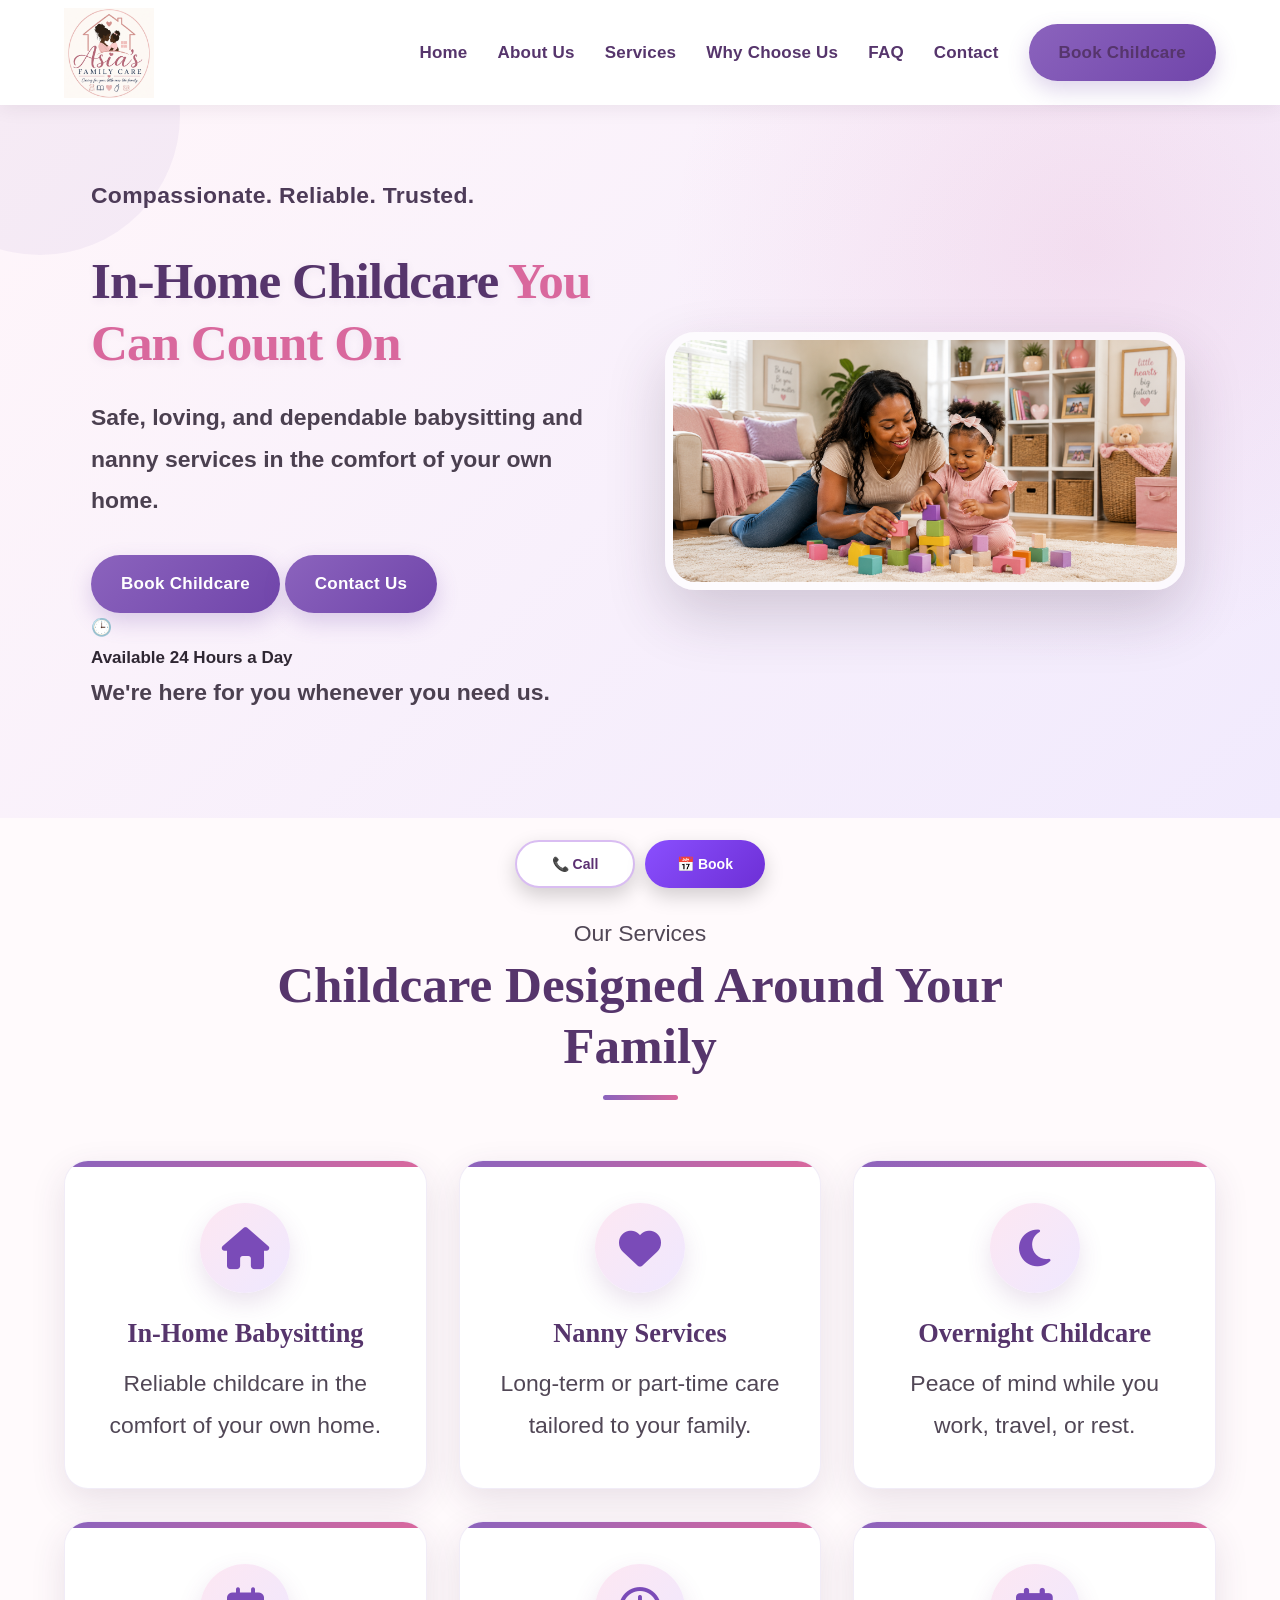
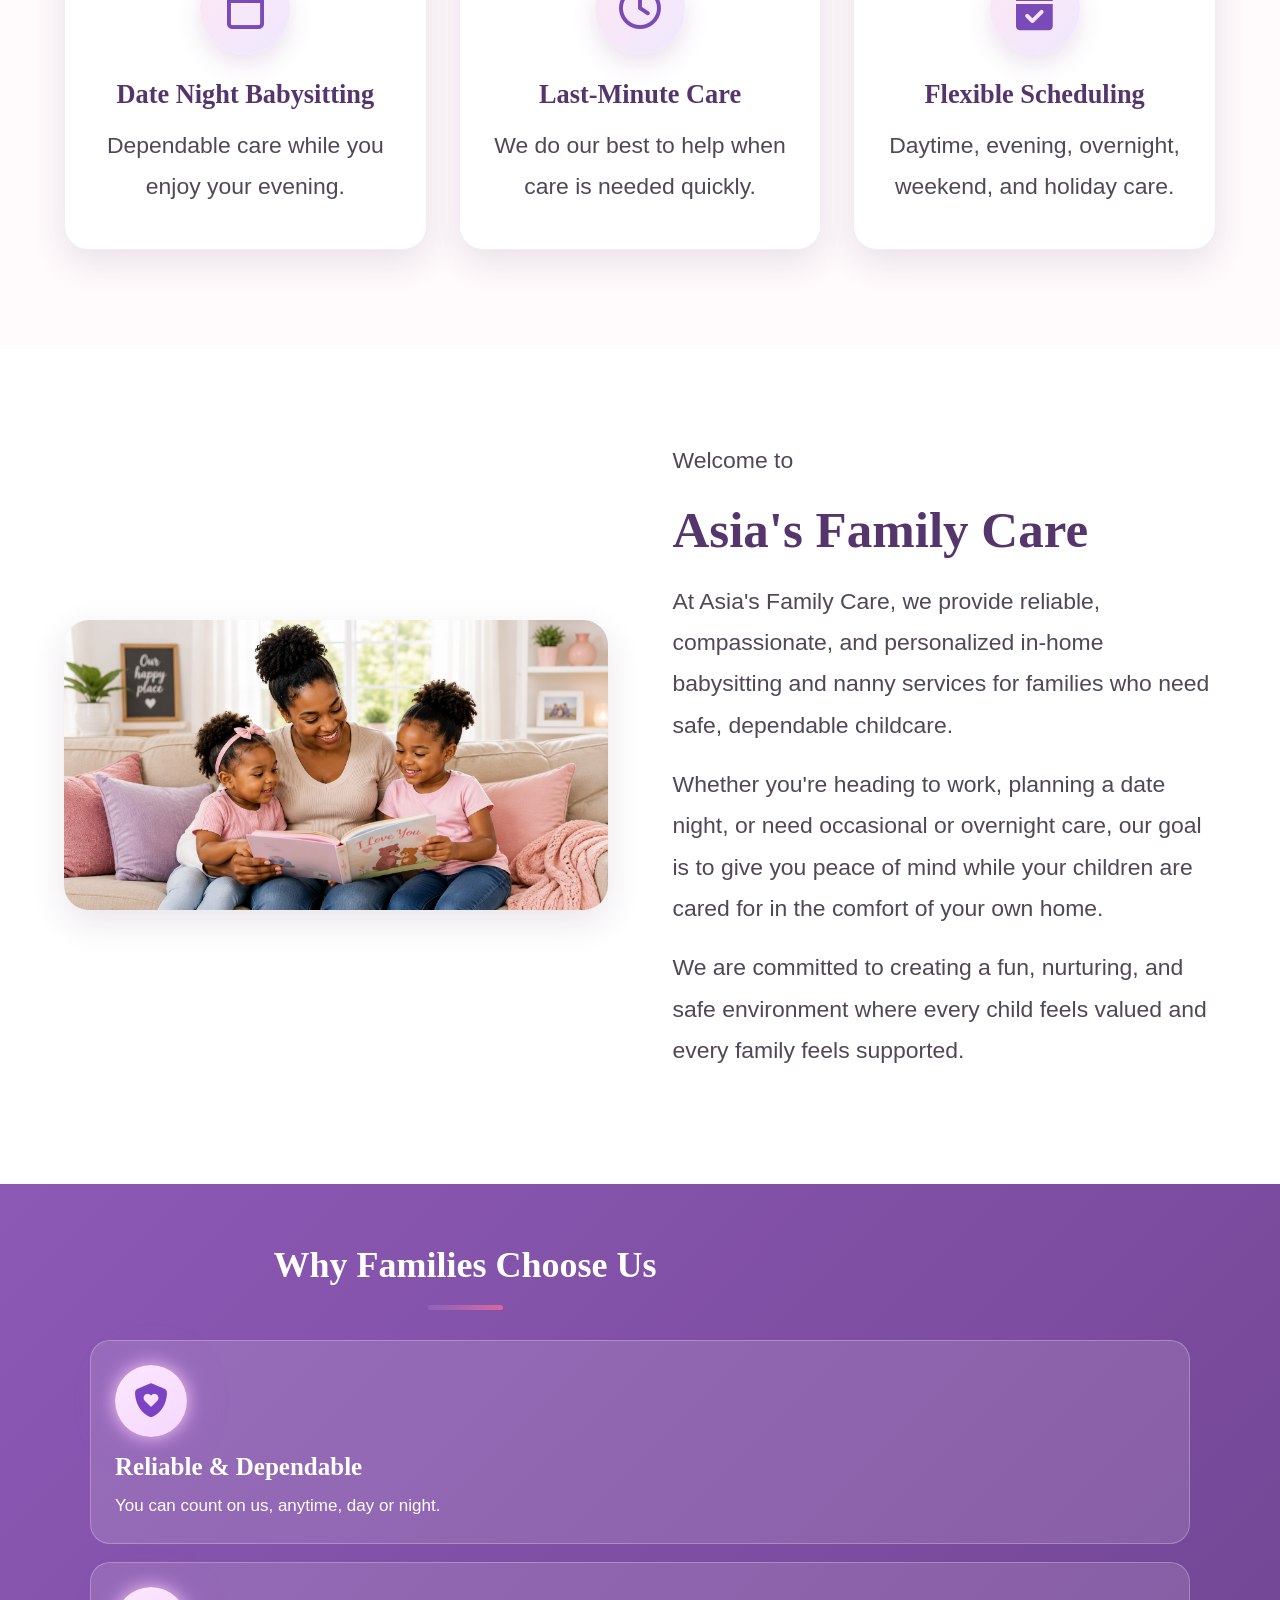
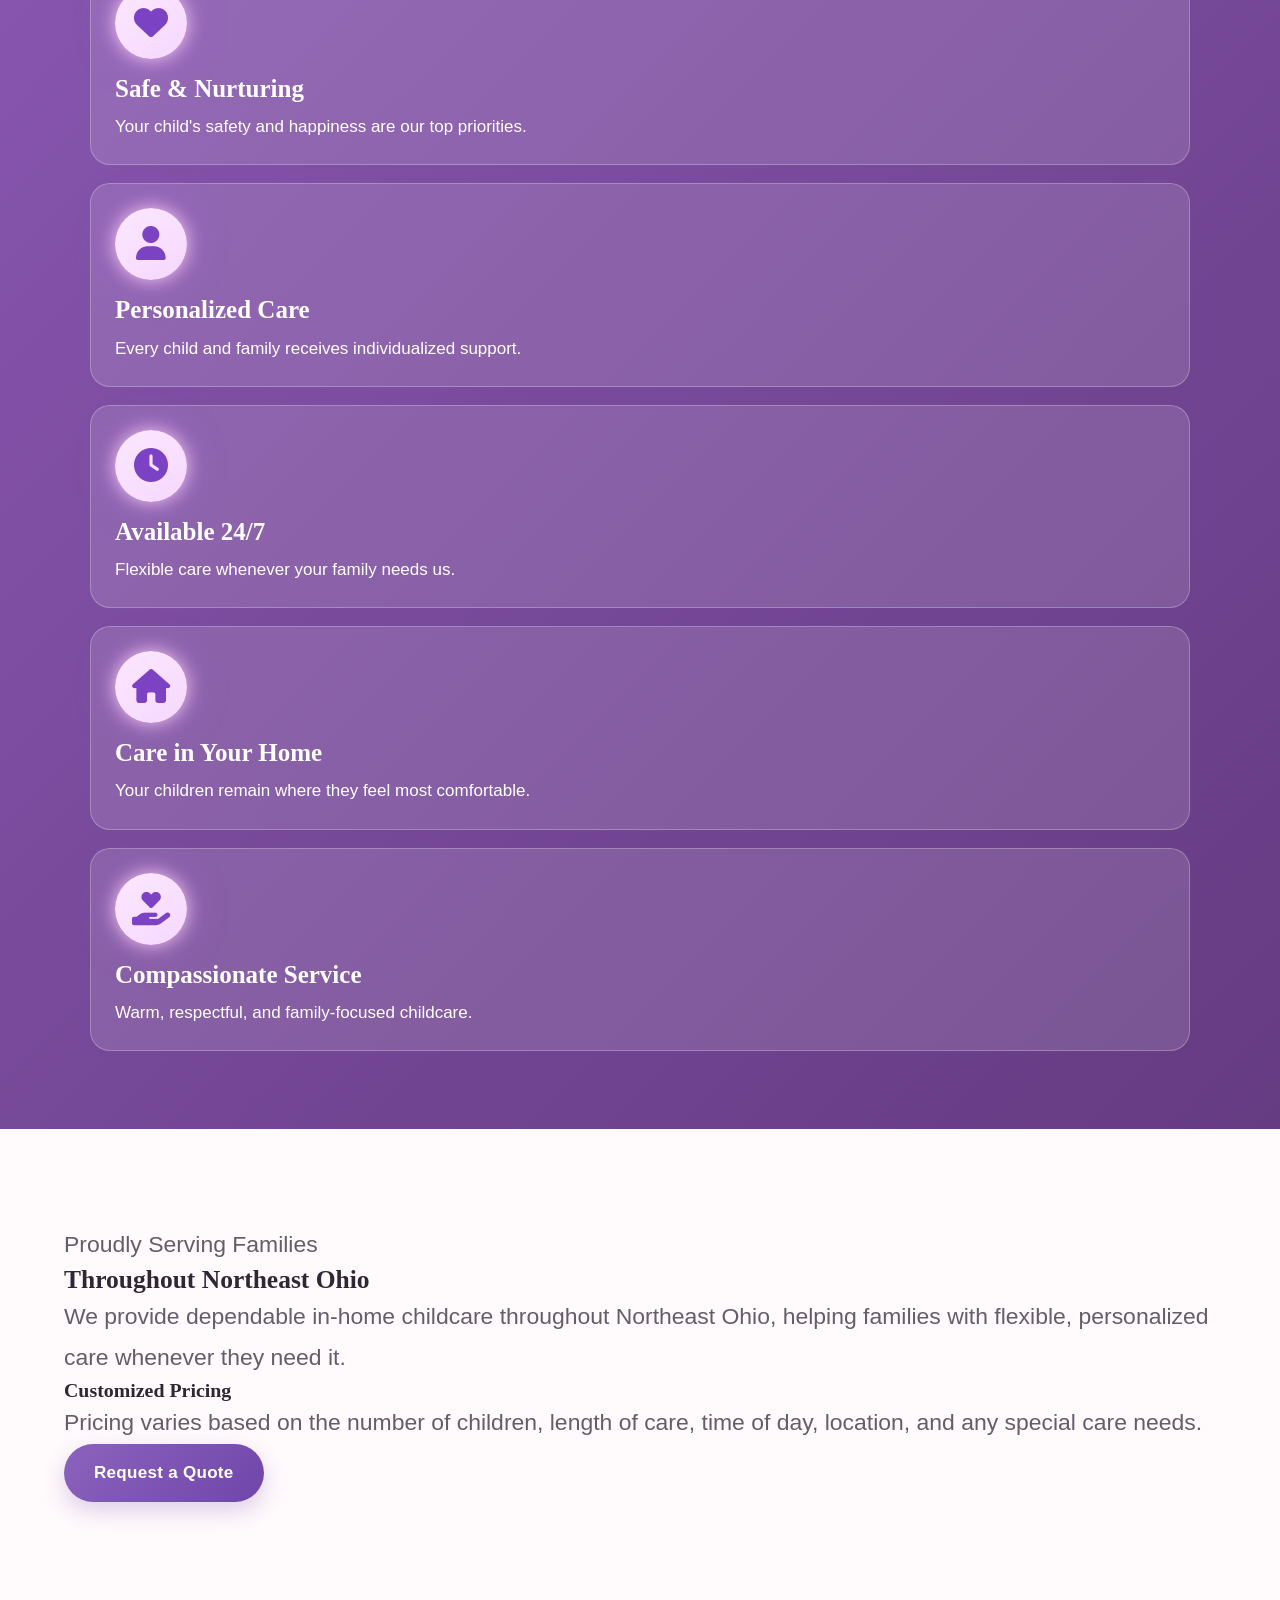
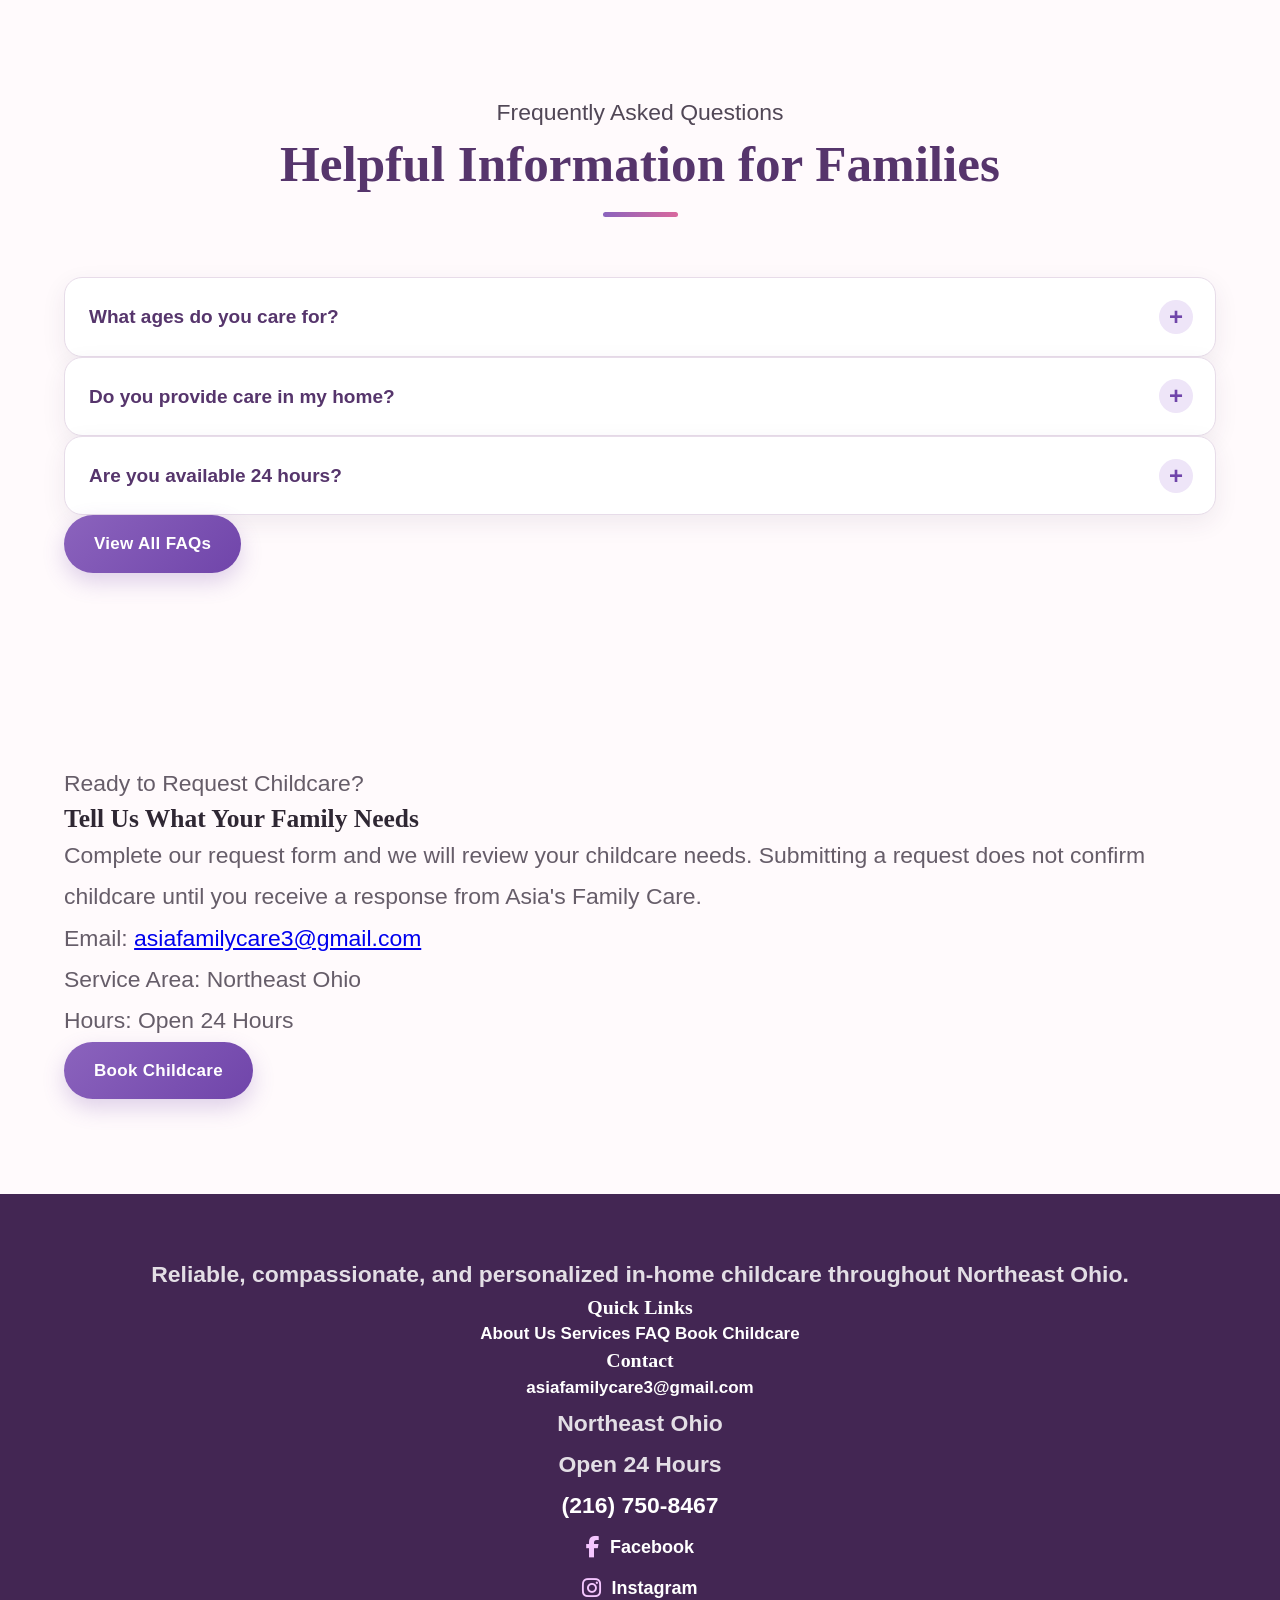
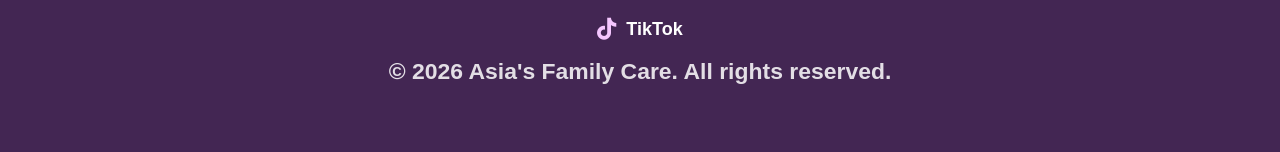
<file: index.html>
<!DOCTYPE html>
<html lang="en">
<head>
  <!-- Google tag (gtag.js) -->
<script async src="https://www.googletagmanager.com/gtag/js?id=G-EG0H55MRP1"></script>
<script>
  window.dataLayer = window.dataLayer || [];
  function gtag(){dataLayer.push(arguments);}
  gtag('js', new Date());

  gtag('config', 'G-EG0H55MRP1');
</script>
  <meta charset="UTF-8">
  <meta name="viewport" content="width=device-width, initial-scale=1.0">

  <title>Asia's Family Care | In-Home Childcare in Northeast Ohio</title>

  <meta
    name="description"
    content="Asia's Family Care provides reliable, compassionate, and personalized in-home babysitting and nanny services throughout Northeast Ohio."
  >

  <link rel="stylesheet" href="styles.css">
  <link rel="stylesheet" href="https://cdnjs.cloudflare.com/ajax/libs/font-awesome/6.5.2/css/all.min.css">
</head>

<body>

  <header class="site-header">
    <div class="container header-inner">

      <a href="index.html" class="logo-link">
        <img
          src="logo.jpg.jpeg"
          alt="Asia's Family Care logo"
          class="logo"
        >
      </a>

      <button class="menu-button" id="menuButton" aria-label="Open menu">
        ☰
      </button>

      <nav class="main-nav" id="mainNav">
        <a href="index.html" class="active">Home</a>
       <a href="#about">About Us</a>
        <a href="#services">Services</a>
        <a href="#why-choose-us">Why Choose Us</a>
        <a href="#faq">FAQ</a>
        <a href="#contact">Contact</a>
        <a href="book.html" class="button nav-button">Book Childcare</a>
      </nav>

    </div>
  </header>

  <main>

    <section class="hero">
      <div class="container hero-grid">

        <div class="hero-content">
          <p class="eyebrow">
            Compassionate. Reliable. Trusted.
          </p>

          <h1>
            In-Home Childcare
            <span>You Can Count On</span>
          </h1>

          <p class="hero-text">
            Safe, loving, and dependable babysitting and nanny services
            in the comfort of your own home.
          </p>

          <div class="hero-buttons">
            <a href="book.html" class="button">
              Book Childcare
            </a>

            <a href="#contact" class="button button-outline">
              Contact Us
            </a>
          </div>

          <div class="availability">
            <div class="availability-icon">🕒</div>


            <div>
              <strong>Available 24 Hours a Day</strong>
              <p>We're here for you whenever you need us.</p>
            </div>
          </div>
        </div>

        <div class="hero-image">
          <img
            src="hero-family.png.png"
            alt="Caregiver reading with children"
          >
        </div>

      </div>
    </section>

    <section class="services-preview" id="services">
      <div class="container">

        <div class="section-heading">
          <p>Our Services</p>
          <h2>Childcare Designed Around Your Family</h2>
        </div>

        <div class="service-grid">

          <article class="service-card">
            <div class="service-icon">
    <i class="fa-solid fa-house"></i>
</div>
            <h3>In-Home Babysitting</h3>
            <p>Reliable childcare in the comfort of your own home.</p>
          </article>

          <article class="service-card">
            <div class="service-icon">
    <i class="fa-solid fa-heart"></i>
</div>
            <h3>Nanny Services</h3>
            <p>Long-term or part-time care tailored to your family.</p>
          </article>

          <article class="service-card">
            <div class="service-icon">
    <i class="fa-solid fa-moon"></i>
</div>
            <h3>Overnight Childcare</h3>
            <p>Peace of mind while you work, travel, or rest.</p>
          </article>

          <article class="service-card">
            <div class="service-icon">
    <i class="fa-regular fa-calendar"></i>
</div>
            <h3>Date Night Babysitting</h3>
            <p>Dependable care while you enjoy your evening.</p>
          </article>

          <article class="service-card">
            <div class="service-icon">
    <i class="fa-regular fa-clock"></i>
</div>
            <h3>Last-Minute Care</h3>
            <p>We do our best to help when care is needed quickly.</p>
          </article>

          <article class="service-card">
            <div class="service-icon">
    <i class="fa-solid fa-calendar-check"></i>
</div>
            <h3>Flexible Scheduling</h3>
            <p>Daytime, evening, overnight, weekend, and holiday care.</p>
          </article>

        </div>

        

      </div>
    </section>

    <section class="about-preview" id="about">
      <div class="container about-grid">

        <div class="about-image">
          <img
            src="caregiver-child.png.png"
            alt="Caregiver playing with a young child"
          >
        </div>

        <div class="about-content">
          <p class="script-heading">Welcome to</p>

          <h2>Asia's Family Care</h2>

          <p>
            At Asia's Family Care, we provide reliable, compassionate,
            and personalized in-home babysitting and nanny services for
            families who need safe, dependable childcare.
          </p>

          <p>
            Whether you're heading to work, planning a date night, or need
            occasional or overnight care, our goal is to give you peace of
            mind while your children are cared for in the comfort of your
            own home.
          </p>

          <p>
            We are committed to creating a fun, nurturing, and safe environment
            where every child feels valued and every family feels supported.
          </p>

          
        </div>

      </div>
    </section>

    <section class="why-choose-us" id="why-choose-us">
      <div class="container">

        <div class="section-heading light-heading">
          <h2>Why Families Choose Us</h2>
        </div>

        <div class="benefit-grid">

          <article class="benefit">
            <div class="benefit-icon">
    <i class="fa-solid fa-shield-heart"></i>
</div>
            <h3>Reliable & Dependable</h3>
            <p>You can count on us, anytime, day or night.</p>
          </article>

          <article class="benefit">
            <div class="benefit-icon">
    <i class="fa-solid fa-heart"></i>
</div>
            <h3>Safe & Nurturing</h3>
            <p>Your child's safety and happiness are our top priorities.</p>
          </article>

          <article class="benefit">
            <div class="benefit-icon">
    <i class="fa-solid fa-user"></i>
</div>
            <h3>Personalized Care</h3>
            <p>Every child and family receives individualized support.</p>
          </article>

          <article class="benefit">
    <div class="benefit-icon">
        <i class="fa-solid fa-clock"></i>
    </div>

    <h3>Available 24/7</h3>

    <p>Flexible care whenever your family needs us.</p>
</article>

          <article class="benefit">
    <div class="benefit-icon">
        <i class="fa-solid fa-house"></i>
    </div>
    <h3>Care in Your Home</h3>
    <p>Your children remain where they feel most comfortable.</p>
</article>

<article class="benefit">
    <div class="benefit-icon">
        <i class="fa-solid fa-hand-holding-heart"></i>
    </div>
    <h3>Compassionate Service</h3>
    <p>Warm, respectful, and family-focused childcare.</p>
</article>

        </div>

      </div>
    </section>

    <section class="service-area">
      <div class="container service-area-grid">

        <div>
          <p class="eyebrow">Proudly Serving Families</p>
          <h2>Throughout Northeast Ohio</h2>

          <p>
            We provide dependable in-home childcare throughout Northeast Ohio,
            helping families with flexible, personalized care whenever they need it.
          </p>
        </div>

        <div class="quote-card">
          <h3>Customized Pricing</h3>

          <p>
            Pricing varies based on the number of children, length of care,
            time of day, location, and any special care needs.
          </p>

          <a href="quote.html" class="button">
            Request a Quote
          </a>
        </div>

      </div>
    </section>

    <section id="faq" class="faq-preview">
      <div class="container">

        <div class="section-heading">
          <p>Frequently Asked Questions</p>
          <h2>Helpful Information for Families</h2>
        </div>

        <div class="faq-preview-list">

          <details>
            <summary>What ages do you care for?</summary>
            <p>
              We provide care for children of all ages, from infants to teenagers.
            </p>
          </details>

          <details>
            <summary>Do you provide care in my home?</summary>
            <p>
              Yes. We provide in-home babysitting and nanny services.
            </p>
          </details>

          <details>
            <summary>Are you available 24 hours?</summary>
            <p>
              Yes. We offer daytime, evening, overnight, weekend, and holiday care
              based on availability.
            </p>
          </details>

        </div>

        <div class="center-button">
          <a href="faq.html" class="button">
            View All FAQs
          </a>
        </div>

      </div>
    </section>

    <section id="book" class="home-booking">
      <div class="container home-booking-grid">

        <div>
          <p class="eyebrow">Ready to Request Childcare?</p>
          <h2>Tell Us What Your Family Needs</h2>

          <p>
            Complete our request form and we will review your childcare needs.
            Submitting a request does not confirm childcare until you receive
            a response from Asia's Family Care.
          </p>
        </div>

        <div class="booking-callout">
          <p>
            Email:
            <a href="mailto:asiafamilycare3@gmail.com">
              asiafamilycare3@gmail.com
            </a>
          </p>

          <p>Service Area: Northeast Ohio</p>
          <p>Hours: Open 24 Hours</p>

          <a href="book.html" class="button">
            Book Childcare
          </a>
        </div>

      </div>
    </section>

  </main>

  <footer id="contact" class="site-footer">
    <div class="container footer-grid">

      <div>
       

        <p>
          Reliable, compassionate, and personalized in-home childcare
          throughout Northeast Ohio.
        </p>
      </div>

      <div>
    <h3>Quick Links</h3>

    <a href="#about">About Us</a>
    <a href="#services">Services</a>
    <a href="#faq">FAQ</a>
    <a href="book.html">Book Childcare</a>
</div>

      <div>
        <h3>Contact</h3>

        <a href="mailto:asiafamilycare3@gmail.com">
          asiafamilycare3@gmail.com
        </a>

        <p>Northeast Ohio</p>
        <p>Open 24 Hours</p>
        <p>
  <a href="tel:+12167508467">(216) 750-8467</a>
</p>
       <p>
    <a href="https://www.facebook.com/share/194YC9buAX/?mibextid=wwXIfr"
       target="_blank"
       class="social-link">
        <i class="fa-brands fa-facebook-f"></i> Facebook
    </a>
</p>

<p>
    <a href="https://www.instagram.com/asiafamilycare"
       target="_blank"
       class="social-link">
        <i class="fa-brands fa-instagram"></i> Instagram
    </a>
</p>

<p>
    <a href="https://www.tiktok.com/@asiafamilycare"
       target="_blank"
       class="social-link">
        <i class="fa-brands fa-tiktok"></i> TikTok
    </a>
</p>
      </div>

    </div>

    <div class="footer-bottom">
      <p>
        © 2026 Asia's Family Care. All rights reserved.
      </p>
    </div>
  </footer>

  <div class="floating-actions">
    <a href="tel:+12167508467" class="floating-call">
        📞 Call
    </a>

    <a href="book.html" class="floating-book">
        📅 Book
    </a>
</div>
 



  <script src="script.js"></script>
</body>
</html>
</file>
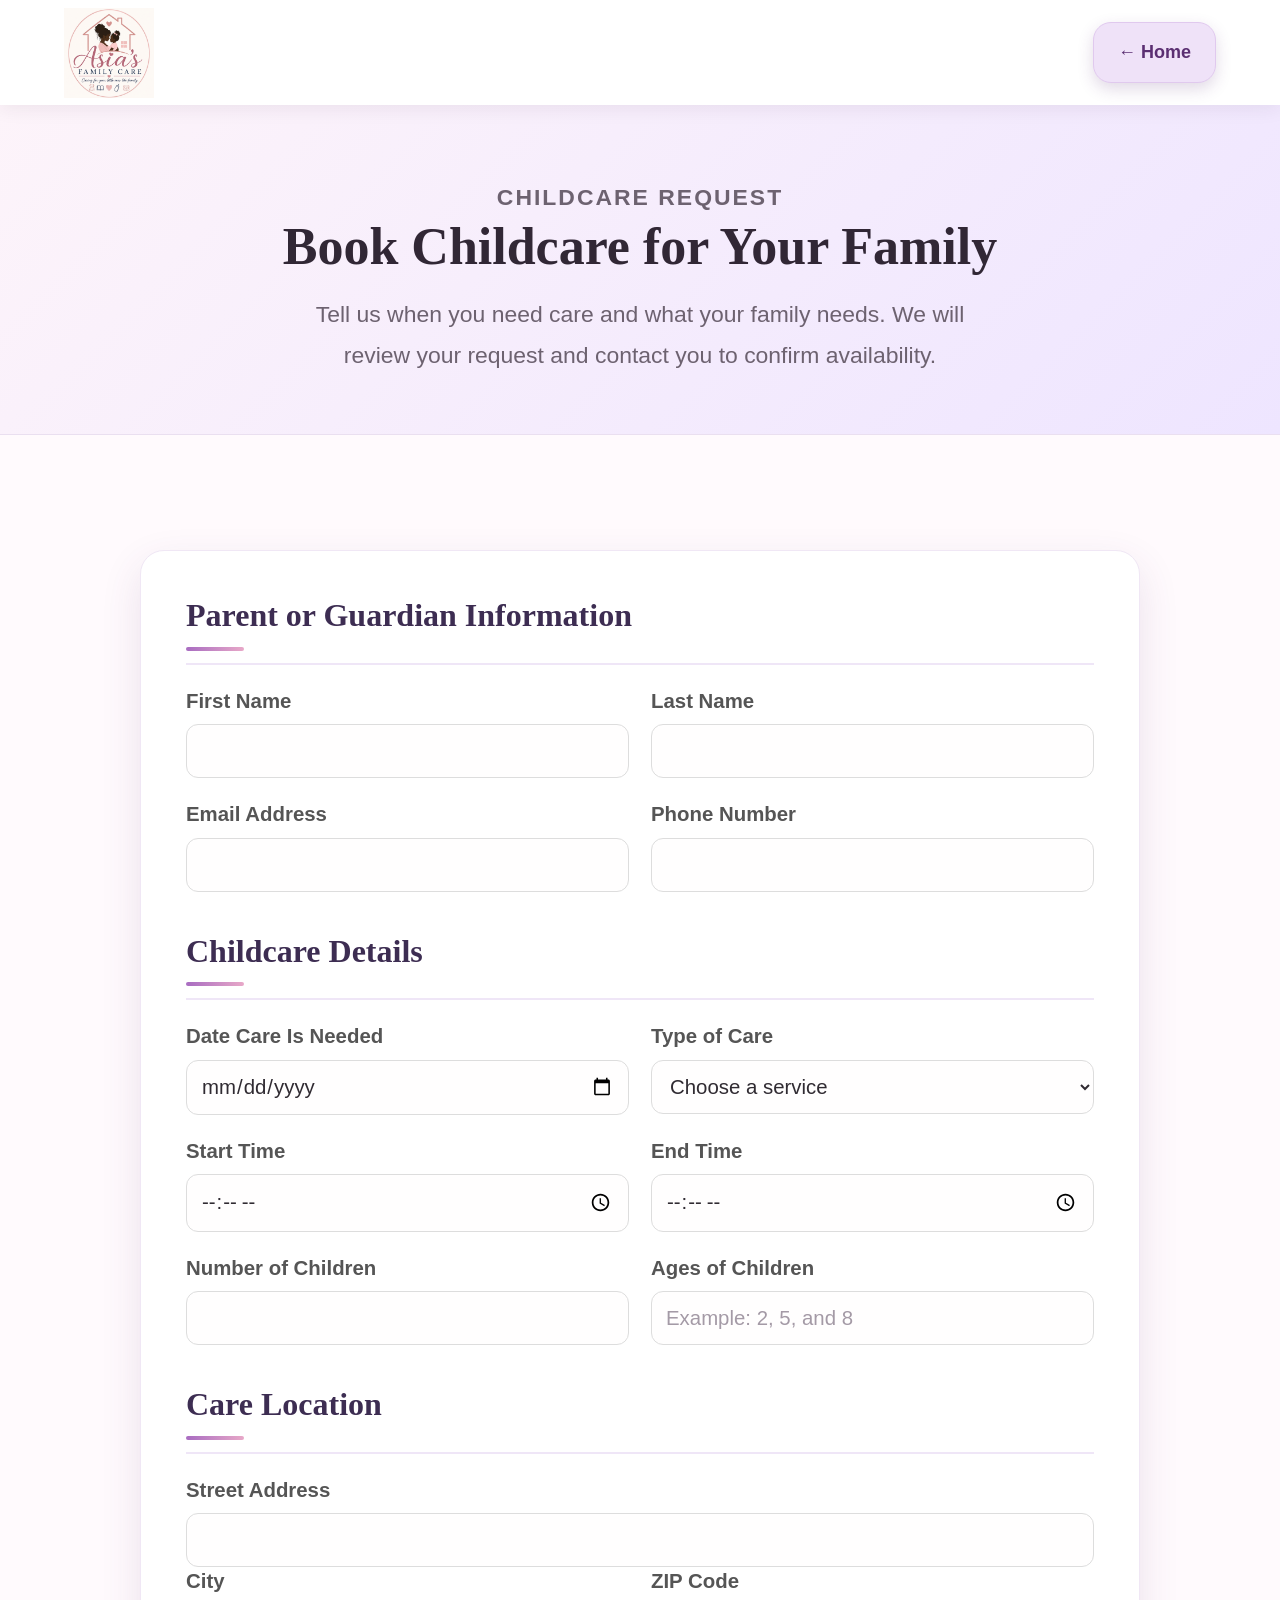
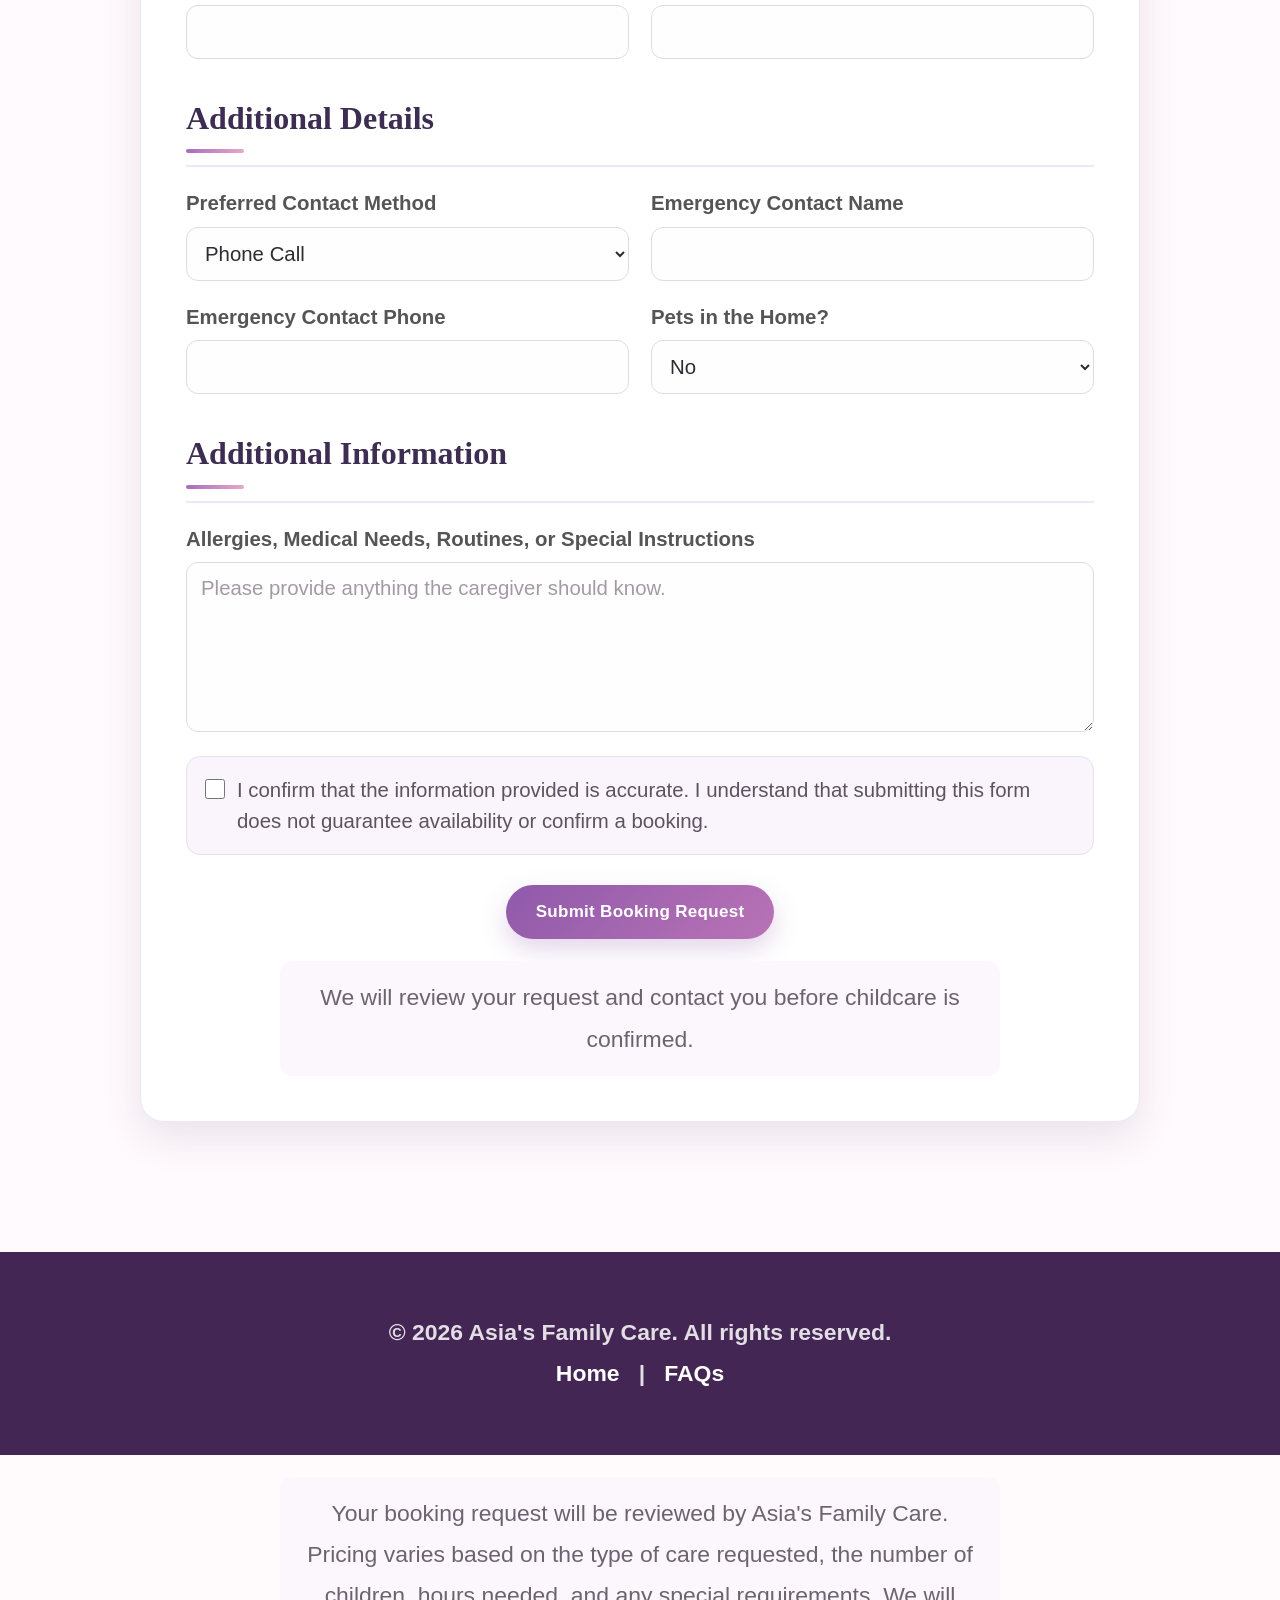
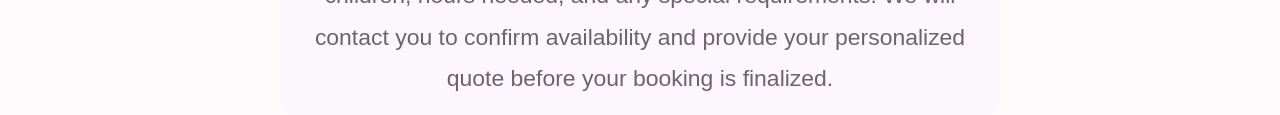
<file: book.html>
<!DOCTYPE html>
<html lang="en">

<head>
  <!-- Google tag (gtag.js) -->
<script async src="https://www.googletagmanager.com/gtag/js?id=G-EG0H55MRP1"></script>
<script>
  window.dataLayer = window.dataLayer || [];
  function gtag(){dataLayer.push(arguments);}
  gtag('js', new Date());

  gtag('config', 'G-EG0H55MRP1');
</script>
  <meta charset="UTF-8">

  <meta
    name="viewport"
    content="width=device-width, initial-scale=1.0"
  >

  <title>Book Childcare | Asia's Family Care</title>

  <meta
    name="description"
    content="Request in-home babysitting or nanny services from Asia's Family Care."
  >

  <link
    rel="stylesheet"
    href="https://cdnjs.cloudflare.com/ajax/libs/font-awesome/6.5.2/css/all.min.css"
  >

  <link rel="stylesheet" href="styles.css">
</head>

<body>

  <header class="site-header">
    <div class="container header-inner">

      <a href="index.html" aria-label="Asia's Family Care home">
        <img
          src="logo.jpg.jpeg"
          alt="Asia's Family Care"
          class="logo"
        >
      </a>

      <a href="index.html" class="home-button">
    ← Home
</a>

    </div>
  </header>

  <main>

    <section class="booking-intro">
      <div class="container">

        <p class="booking-label">Childcare Request</p>

        <h1>Book Childcare for Your Family</h1>

        <p>
          Tell us when you need care and what your family needs.
          We will review your request and contact you to confirm availability.
        </p>

      </div>
    </section>

    <section class="booking-form-section">
      <div class="container">

        <form
          class="booking-form"
          action="https://formspree.io/f/mqernorn"
          method="POST"
        >

          <input
            type="hidden"
            name="_subject"
            value="New Childcare Booking Request"
          >

          <input
            type="hidden"
            name="_captcha"
            value="false"
          >

          <input
            type="hidden"
            name="_template"
            value="table"
          >

          <h2>Parent or Guardian Information</h2>

          <div class="form-grid">

            <label>
              First Name
              <input
                type="text"
                name="First Name"
                required
              >
            </label>

            <label>
              Last Name
              <input
                type="text"
                name="Last Name"
                required
              >
            </label>

            <label>
              Email Address
              <input
                type="email"
                name="Email"
                required
              >
            </label>

            <label>
              Phone Number
              <input
                type="tel"
                name="Phone Number"
                required
              >
            </label>

          </div>

          <h2>Childcare Details</h2>

          <div class="form-grid">

            <label>
              Date Care Is Needed
              <input
                type="date"
                name="Care Date"
                required
              >
            </label>

            <label>
              Type of Care
              <select
                name="Type of Care"
                required
              >
                <option value="">Choose a service</option>
                <option>In-Home Babysitting</option>
                <option>Nanny Services</option>
                <option>Overnight Childcare</option>
                <option>Date Night Babysitting</option>
                <option>Last-Minute Care</option>
                <option>Flexible Scheduling</option>
              </select>
            </label>

            <label>
              Start Time
              <input
                type="time"
                name="Start Time"
                required
              >
            </label>

            <label>
              End Time
              <input
                type="time"
                name="End Time"
                required
              >
            </label>

            <label>
              Number of Children
              <input
                type="number"
                name="Number of Children"
                min="1"
                required
              >
            </label>

            <label>
              Ages of Children
              <input
                type="text"
                name="Ages of Children"
                placeholder="Example: 2, 5, and 8"
                required
              >
            </label>

          </div>

          <h2>Care Location</h2>

          <label>
            Street Address
            <input
              type="text"
              name="Street Address"
              required
            >
          </label>

          <div class="form-grid">

            <label>
              City
              <input
                type="text"
                name="City"
                required
              >
            </label>

            <label>
              ZIP Code
              <input
                type="text"
                name="ZIP Code"
                required
              >
            </label>

          </div>
          <h2>Additional Details</h2>

<div class="form-grid">

  <label>
    Preferred Contact Method
    <select name="Preferred Contact Method">
      <option>Phone Call</option>
      <option>Text Message</option>
      <option>Email</option>
    </select>
  </label>
<label>
  Emergency Contact Name
  <input type="text" name="Emergency Contact Name">
</label>

<label>
  Emergency Contact Phone
  <input type="tel" name="Emergency Contact Phone">
</label>

<label>
  Pets in the Home?
  <select name="Pets in Home">
    <option>No</option>
    <option>Yes</option>
  </select>
</label>
  

</div>

          <h2>Additional Information</h2>

          <label>
            Allergies, Medical Needs, Routines, or Special Instructions
            <textarea
              name="Special Instructions"
              rows="6"
              placeholder="Please provide anything the caregiver should know."
            ></textarea>
          </label>

          <label class="checkbox-row">
            <input
              type="checkbox"
              name="Information Confirmation"
              required
            >

            <span>
              I confirm that the information provided is accurate.
              I understand that submitting this form does not guarantee
              availability or confirm a booking.
            </span>
          </label>

          <button
            type="submit"
            class="button booking-submit-button"
          >
            Submit Booking Request
          </button>

          <p class="form-note">
            We will review your request and contact you before childcare is confirmed.
          </p>

        </form>

      </div>
    </section>

  </main>

  <footer>
    <div class="container">

      <p>
        &copy; 2026 Asia's Family Care. All rights reserved.
      </p>

      <p>
        <a href="index.html">Home</a>
        &nbsp; | &nbsp;
        <a href="faq.html">FAQs</a>
      </p>

    </div>
  </footer>

  <script src="script.js"></script>

</body>
</html>
<p class="form-note">
  Your booking request will be reviewed by Asia's Family Care. Pricing varies based on the type of care requested, the number of children, hours needed, and any special requirements. We will contact you to confirm availability and provide your personalized quote before your booking is finalized.
</p>
</file>
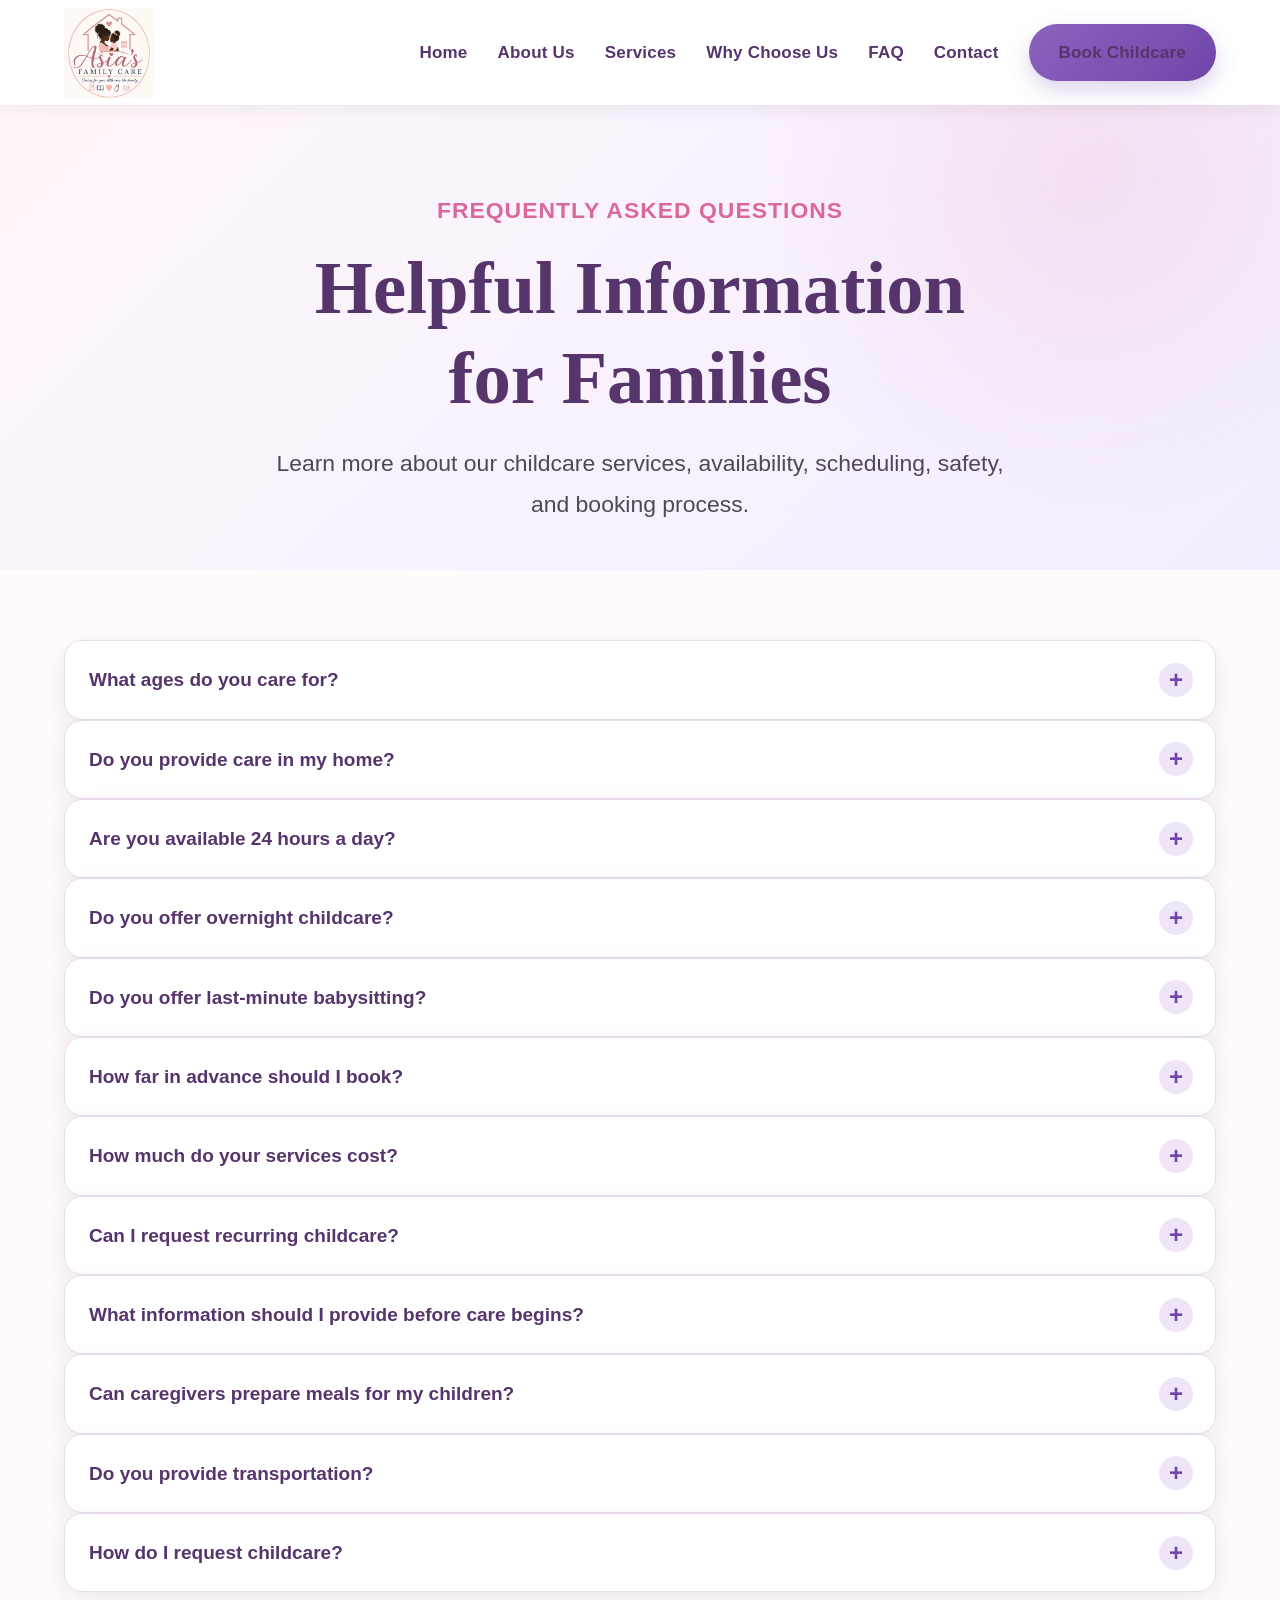
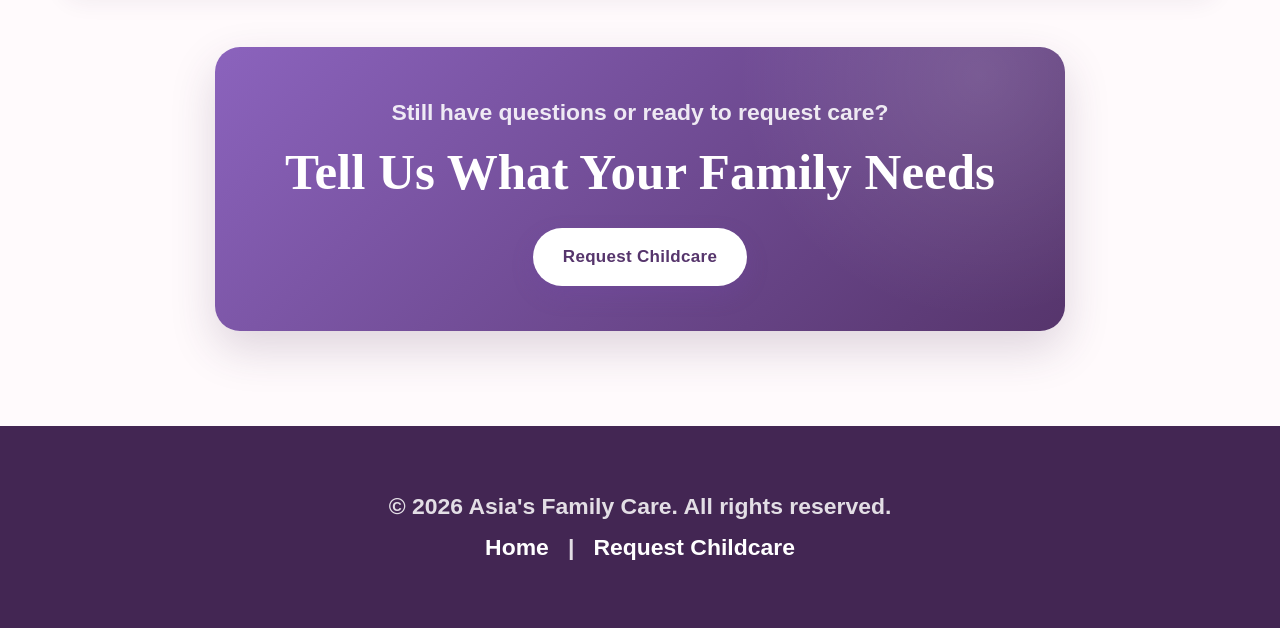
<file: faq.html>
<!DOCTYPE html>
<html lang="en">

<head>
  <!-- Google tag (gtag.js) -->
<script async src="https://www.googletagmanager.com/gtag/js?id=G-EG0H55MRP1"></script>
<script>
  window.dataLayer = window.dataLayer || [];
  function gtag(){dataLayer.push(arguments);}
  gtag('js', new Date());

  gtag('config', 'G-EG0H55MRP1');
</script>
  <meta charset="UTF-8">

  <meta
    name="viewport"
    content="width=device-width, initial-scale=1.0"
  >

  <title>Frequently Asked Questions | Asia's Family Care</title>

  <meta
    name="description"
    content="Find answers to frequently asked questions about Asia's Family Care in-home babysitting and nanny services."
  >

  <link
    rel="stylesheet"
    href="https://cdnjs.cloudflare.com/ajax/libs/font-awesome/6.5.2/css/all.min.css"
  >

  <link rel="stylesheet" href="styles.css">
</head>

<body>

  <header class="site-header">
    <div class="container header-inner">

      <a href="index.html" aria-label="Asia's Family Care home">
        <img
          src="logo.jpg.jpeg"
          alt="Asia's Family Care"
          class="logo"
        >
      </a>

      <button
        class="menu-button"
        type="button"
        aria-label="Open navigation menu"
        aria-expanded="false"
      >
        <i class="fa-solid fa-bars"></i>
      </button>

      <nav class="main-nav">
        <a href="index.html">Home</a>
        <a href="index.html#about">About Us</a>
        <a href="index.html#services">Services</a>
        <a href="index.html#why-choose-us">Why Choose Us</a>
        <a href="faq.html">FAQ</a>
        <a href="index.html#contact">Contact</a>
        <a href="quote.html" class="button">Book Childcare</a>
      </nav>

    </div>
  </header>

  <main>

    <section class="faq-page-intro">
      <div class="container">

        <div class="section-heading">
          <p>Frequently Asked Questions</p>

          <h1>Helpful Information for Families</h1>

          <p>
            Learn more about our childcare services, availability,
            scheduling, safety, and booking process.
          </p>
        </div>

      </div>
    </section>

    <section class="faq-page-section">
      <div class="container">

        <div class="faq-preview-list">

          <details>
            <summary>What ages do you care for?</summary>
            <p>
              We provide care for children of all ages, from infants to
              teenagers. Care is tailored to each child’s age, routine,
              personality, and individual needs.
            </p>
          </details>

          <details>
            <summary>Do you provide care in my home?</summary>
            <p>
              Yes. We provide in-home babysitting and nanny services so your
              children can remain comfortable in their familiar surroundings.
            </p>
          </details>

          <details>
            <summary>Are you available 24 hours a day?</summary>
            <p>
              Availability may include daytime, evening, overnight, weekend,
              holiday, and last-minute care. All services are based on caregiver
              availability.
            </p>
          </details>

          <details>
            <summary>Do you offer overnight childcare?</summary>
            <p>
              Yes. Overnight care may be available for parents who work overnight,
              travel, attend an event, or need additional support.
            </p>
          </details>

          <details>
            <summary>Do you offer last-minute babysitting?</summary>
            <p>
              We do our best to assist with last-minute requests. Booking early
              is recommended, but families may still contact us for urgent care
              needs.
            </p>
          </details>

          <details>
            <summary>How far in advance should I book?</summary>
            <p>
              Booking as early as possible gives us the best chance of matching
              your family with an available caregiver. Short-notice requests are
              still welcome.
            </p>
          </details>

          <details>
            <summary>How much do your services cost?</summary>
            <p>
              Pricing varies based on the number of children, length of care,
              schedule, location, and type of service requested. Complete our
              request form to receive more information.
            </p>
          </details>

          <details>
            <summary>Can I request recurring childcare?</summary>
            <p>
              Yes. Families may request recurring, part-time, occasional, or
              one-time childcare. Scheduling depends on caregiver availability.
            </p>
          </details>

          <details>
            <summary>What information should I provide before care begins?</summary>
            <p>
              Please provide emergency contacts, allergies, medications,
              routines, house rules, bedtime instructions, and any special
              information your caregiver should know.
            </p>
          </details>

          <details>
            <summary>Can caregivers prepare meals for my children?</summary>
            <p>
              Caregivers may assist with simple meals and snacks when requested.
              Families should provide instructions about allergies, dietary
              restrictions, and preferred foods.
            </p>
          </details>

          <details>
            <summary>Do you provide transportation?</summary>
            <p>
              Transportation arrangements must be discussed and approved before
              care begins. Availability may depend on the caregiver and the
              family’s specific request.
            </p>
          </details>

          <details>
            <summary>How do I request childcare?</summary>
            <p>
              Select the button below and complete the childcare request form.
              Provide as much information as possible so we can review your needs.
            </p>
          </details>

        </div>

        <div class="faq-booking-box">
          <p>Still have questions or ready to request care?</p>
          <h2>Tell Us What Your Family Needs</h2>

          <a href="quote.html" class="button">
            Request Childcare
          </a>
        </div>

      </div>
    </section>

  </main>

  <footer>
    <div class="container">
      <p>
        &copy; 2026 Asia's Family Care. All rights reserved.
      </p>

      <p>
        <a href="index.html">Home</a>
        &nbsp; | &nbsp;
        <a href="quote.html">Request Childcare</a>
      </p>
    </div>
  </footer>

  <script src="script.js"></script>

</body>
</html>
</file>
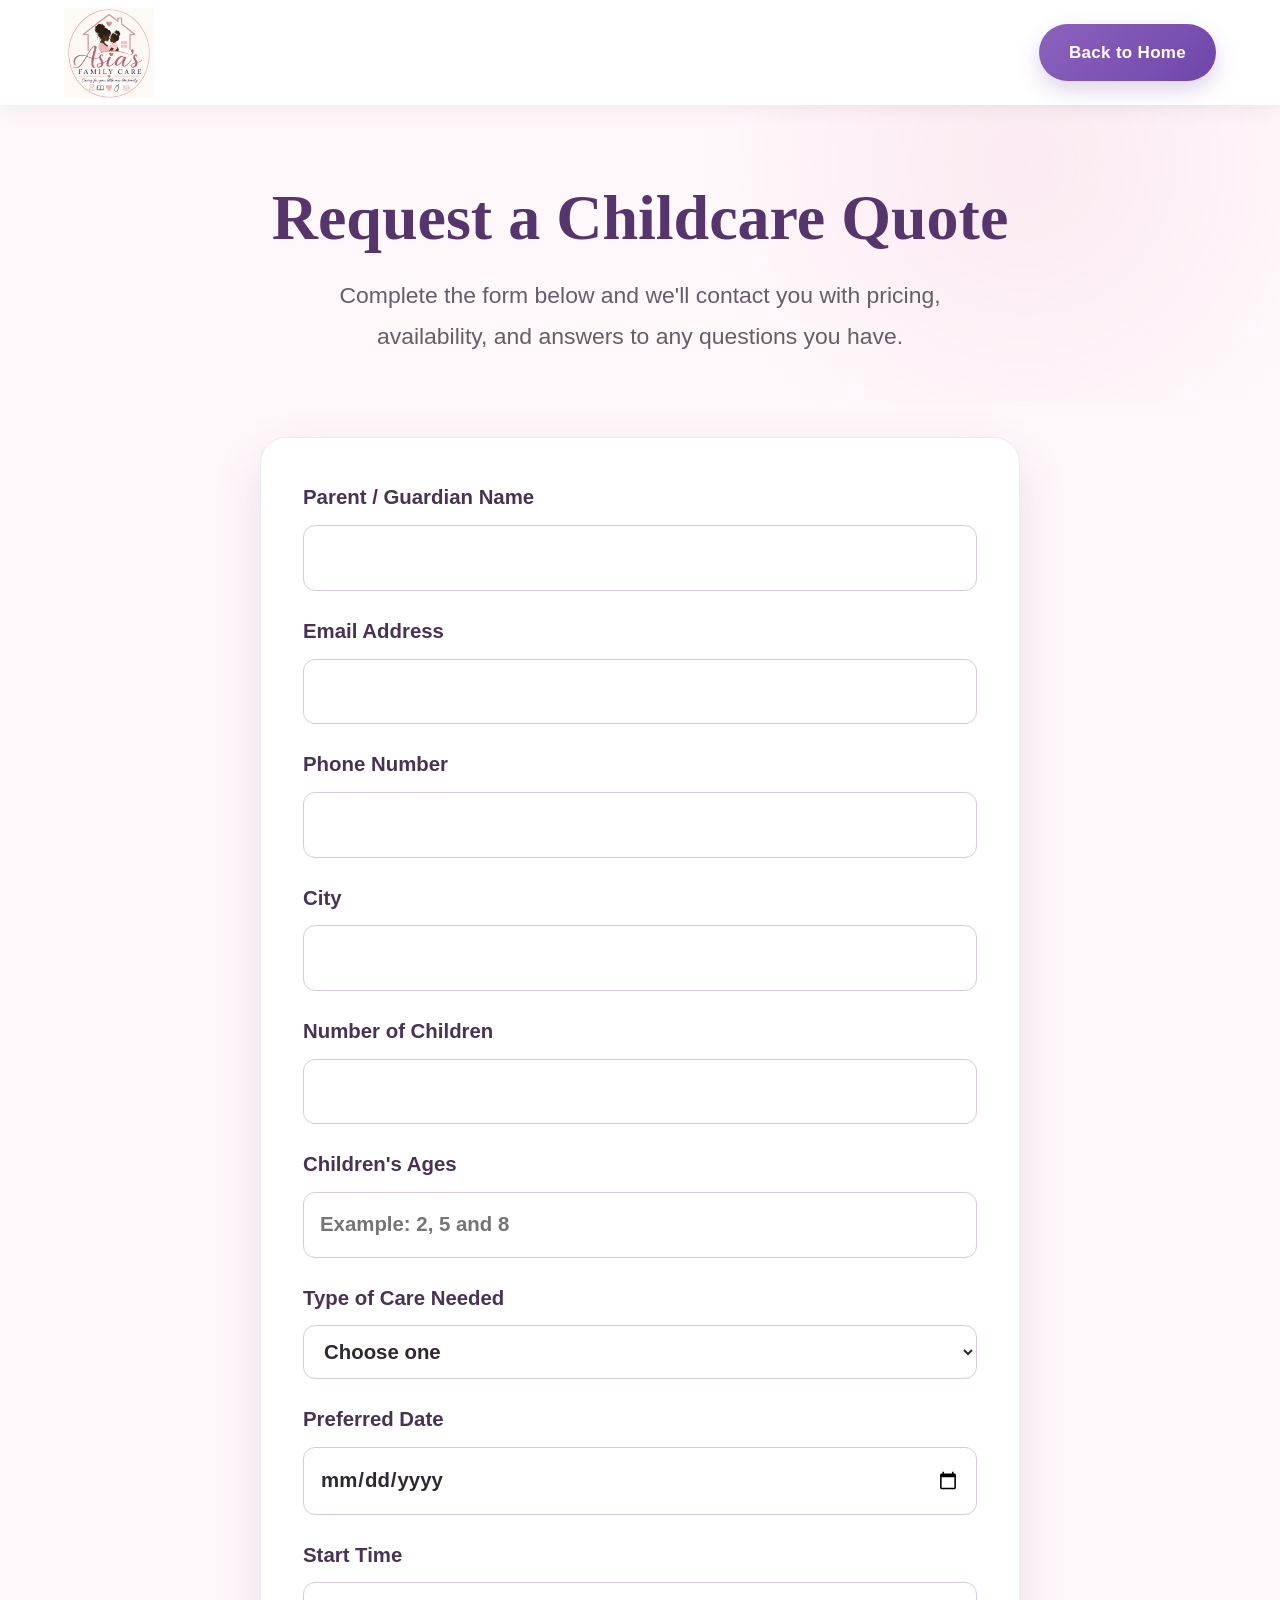
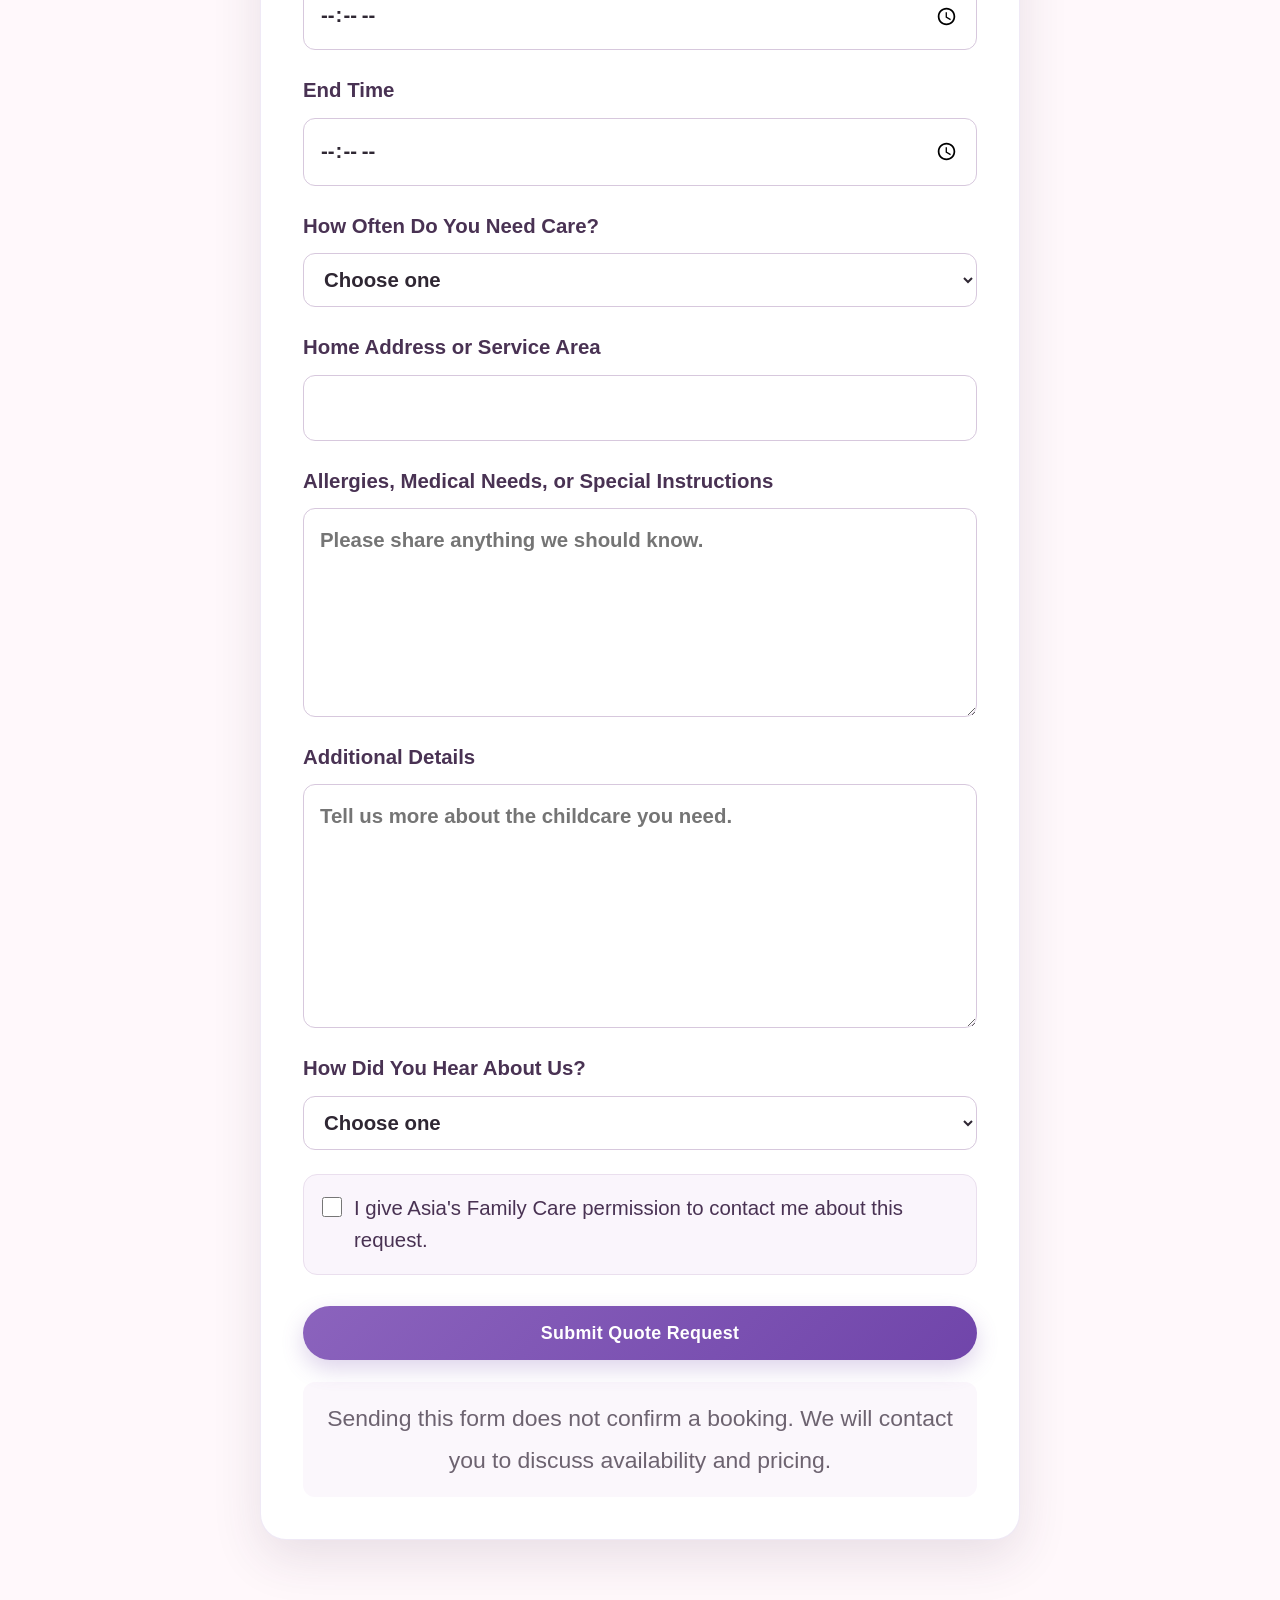
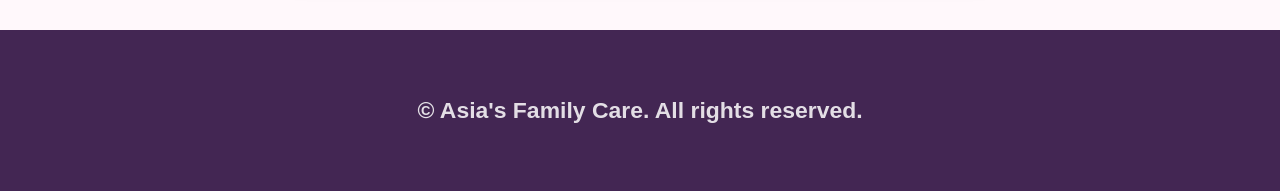
<file: quote.html>
<!DOCTYPE html>
<html lang="en">
<head>
  <!-- Google tag (gtag.js) -->
<script async src="https://www.googletagmanager.com/gtag/js?id=G-EG0H55MRP1"></script>
<script>
  window.dataLayer = window.dataLayer || [];
  function gtag(){dataLayer.push(arguments);}
  gtag('js', new Date());

  gtag('config', 'G-EG0H55MRP1');
</script>
  <meta charset="UTF-8">
  <meta name="viewport" content="width=device-width, initial-scale=1.0">
  <title>Request a Quote | Asia's Family Care</title>
  <link rel="stylesheet" href="styles.css">
</head>

<body>

<header class="site-header">
  <div class="container header-inner">

    <a href="index.html">
      <img src="logo.jpg.jpeg" alt="Asia's Family Care" class="logo">
    </a>

    <a href="index.html" class="button">Back to Home</a>

  </div>
</header>

<section class="quote-intro">

  <div class="container">

    <h1>Request a Childcare Quote</h1>

    <p>
      Complete the form below and we'll contact you with pricing,
      availability, and answers to any questions you have.
    </p>

  </div>

</section>

<section class="quote-form-section">

<div class="container">

<form
action="https://formspree.io/f/mqernorn"
method="POST"
class="quote-form">

<label>
Parent / Guardian Name
<input type="text" name="Parent Name" required>
</label>

<label>
Email Address
<input type="email" name="Email" required>
</label>

<label>
Phone Number
<input type="tel" name="Phone Number" required>
</label>

<label>
City
<input type="text" name="City" required>
</label>

<label>
Number of Children
<input type="number" name="Number of Children" required>
</label>

<label>
Children's Ages
<input type="text" name="Children's Ages" placeholder="Example: 2, 5 and 8">
</label><label>
Type of Care Needed
<select name="Type of Care" required>
  <option value="">Choose one</option>
  <option>Occasional Babysitting</option>
  <option>Recurring Babysitting</option>
  <option>Date Night Care</option>
  <option>Daytime Care</option>
  <option>Evening Care</option>
  <option>Overnight Care</option>
  <option>Weekend Care</option>
  <option>Holiday Care</option>
  <option>Nanny Services</option>
  <option>Other</option>
</select>
</label>

<label>
Preferred Date
<input type="date" name="Preferred Date" required>
</label>

<label>
Start Time
<input type="time" name="Start Time">
</label>

<label>
End Time
<input type="time" name="End Time">
</label>

<label>
How Often Do You Need Care?
<select name="Care Frequency">
  <option value="">Choose one</option>
  <option>One Time</option>
  <option>Occasionally</option>
  <option>Weekly</option>
  <option>Several Times Per Week</option>
  <option>Monday Through Friday</option>
  <option>Schedule Varies</option>
</select>
</label>

<label>
Home Address or Service Area
<input type="text" name="Service Address">
</label>

<label>
Allergies, Medical Needs, or Special Instructions
<textarea
  name="Special Instructions"
  rows="5"
  placeholder="Please share anything we should know."
></textarea>
</label>

<label>
Additional Details
<textarea
  name="Additional Details"
  rows="6"
  placeholder="Tell us more about the childcare you need."
></textarea>
</label>

<label>
How Did You Hear About Us?
<select name="Referral Source">
  <option value="">Choose one</option>
  <option>Friend or Family</option>
  <option>Facebook</option>
  <option>Instagram</option>
  <option>Google</option>
  <option>Flyer or Business Card</option>
  <option>Returning Family</option>
  <option>Other</option>
</select>
</label>

<label class="checkbox-row">
  <input type="checkbox" name="Permission to Contact" value="Yes" required>
  I give Asia's Family Care permission to contact me about this request.
</label>

<button type="submit" class="button quote-submit-button">
  Submit Quote Request
</button>

<p class="form-note">
  Sending this form does not confirm a booking. We will contact you to discuss
  availability and pricing.
</p>

</form>

</div>

</section>

<footer class="site-footer">
  <div class="container">
    <p>© Asia's Family Care. All rights reserved.</p>
  </div>
</footer>

</body>
</html>
</file>
<file: styles.css>
/* =========================================
   Asia's Family Care
   Professional Website Styles
========================================= */

:root {
  --purple-dark: #56356c;
  --purple: #8b63bd;
  --purple-light: #eee5f8;
  --pink: #d9689d;
  --pink-light: #fff1f7;
  --cream: #fffafc;
  --white: #ffffff;
  --text-dark: #2f2733;
  --text-light: #665d69;
  --border: #e7dce9;
  --shadow: 0 12px 35px rgba(73, 45, 82, 0.12);
  --shadow-hover: 0 18px 45px rgba(73, 45, 82, 0.18);
}

/* Reset */

* {
  margin: 0;
  padding: 0;
  box-sizing: border-box;
}

html {
  scroll-behavior: smooth;
  font-size: 17px;
}

body {
  font-family: "Segoe UI", Arial, Helvetica, sans-serif;
  background: var(--cream);
  color: var(--text-dark);
  line-height: 1.75;
  animation: pageFadeIn 0.7s ease-in;
}

img {
  max-width: 100%;
}

.container {
  width: min(90%, 1200px);
  margin: 0 auto;
}

/* Headings and text */

h1,
h2,
h3 {
  font-family: Georgia, "Times New Roman", serif;
  line-height: 1.2;
}

p {
  font-size: 1.05rem;
  color: var(--text-light);
}

section {
  padding: 95px 0;
}

/* Header */

header {
  background: rgba(255, 255, 255, 0.97);
  box-shadow: 0 3px 18px rgba(50, 35, 55, 0.08);
  position: sticky;
  top: 0;
  z-index: 1000;
}

.header-inner {
  min-height: 105px;
  display: flex;
  justify-content: space-between;
  align-items: center;
  gap: 30px;
}

.logo {
  display: block;
  height: 90px;
  width: auto;
  animation: logoDrop 0.8s ease-out;
}

.main-nav,
nav {
  display: flex;
  align-items: center;
  gap: 30px;
}

.main-nav a,
nav a {
  position: relative;
  color: var(--purple-dark);
  text-decoration: none;
  font-size: 1rem;
  font-weight: 700;
  letter-spacing: 0.2px;
  transition: color 0.25s ease;
}

.main-nav a::after,
nav a::after {
  content: "";
  position: absolute;
  left: 0;
  bottom: -7px;
  width: 0;
  height: 3px;
  background: var(--pink);
  border-radius: 10px;
  transition: width 0.25s ease;
}

.main-nav a:hover,
nav a:hover {
  color: var(--pink);
}

.main-nav a:hover::after,
nav a:hover::after {
  width: 100%;
}

/* Mobile menu button */

.menu-button {
  display: none;
  border: 0;
  background: var(--purple-light);
  color: var(--purple-dark);
  padding: 11px 15px;
  border-radius: 10px;
  font-size: 1.4rem;
  cursor: pointer;
}

/* Buttons */

.button,
.quote-submit-button {
  display: inline-flex;
  justify-content: center;
  align-items: center;
  min-height: 54px;
  padding: 14px 30px;
  border: none;
  border-radius: 50px;
  background: linear-gradient(135deg, var(--purple), #7045aa);
  color: var(--white);
  text-decoration: none;
  font-size: 1rem;
  font-weight: 800;
  letter-spacing: 0.3px;
  cursor: pointer;
  box-shadow: 0 9px 22px rgba(112, 69, 170, 0.23);
  transition:
    transform 0.25s ease,
    box-shadow 0.25s ease,
    background 0.25s ease;
}

.button:hover,
.quote-submit-button:hover {
  background: linear-gradient(135deg, #7e55b7, #603593);
  transform: translateY(-3px);
  box-shadow: 0 13px 28px rgba(112, 69, 170, 0.3);
}

.button:active,
.quote-submit-button:active {
  transform: scale(0.97);
}

/* Hero section */

.hero {
  position: relative;
  overflow: hidden;
  padding: 110px 0;
  background:
    radial-gradient(circle at 85% 20%, rgba(217, 104, 157, 0.13), transparent 34%),
    linear-gradient(135deg, #fff6fa 0%, #f1eafd 100%);
}

.hero::before {
  content: "";
  position: absolute;
  width: 280px;
  height: 280px;
  border-radius: 50%;
  top: -130px;
  left: -100px;
  background: rgba(139, 99, 189, 0.08);
}

.hero-grid {
  position: relative;
  display: grid;
  grid-template-columns: 1.05fr 0.95fr;
  gap: 70px;
  align-items: center;
}

.hero h1 {
  max-width: 720px;
  margin-bottom: 24px;
  color: var(--purple-dark);
  font-size: clamp(3rem, 6vw, 4.5rem);
  letter-spacing: -1.5px;
}

.hero h1 span,
.hero span {
  color: var(--pink);
}

.hero p {
  max-width: 650px;
  margin-bottom: 34px;
  font-size: 1.25rem;
  line-height: 1.75;
}

.hero img {
  width: 100%;
  display: block;
  border-radius: 30px;
  border: 8px solid rgba(255, 255, 255, 0.75);
  box-shadow: 0 25px 60px rgba(59, 38, 66, 0.2);
}

/* Section headings */

.section-heading {
  max-width: 750px;
  margin: 0 auto 60px;
  text-align: center;
}

.section-heading h2 {
  margin-bottom: 16px;
  color: var(--purple-dark);
  font-size: clamp(2.3rem, 4vw, 3.2rem);
}

.section-heading h2::after {
  content: "";
  display: block;
  width: 75px;
  height: 5px;
  margin: 18px auto 0;
  border-radius: 10px;
  background: linear-gradient(90deg, var(--purple), var(--pink));
}

.section-heading p {
  font-size: 1.1rem;
}

/* Services */

.service-grid {
  display: grid;
  grid-template-columns: repeat(auto-fit, minmax(270px, 1fr));
  gap: 32px;
}

.service-card,
.feature-card {
  position: relative;
  overflow: hidden;
  min-height: 100%;
  padding: 42px 32px;
  border: 1px solid rgba(139, 99, 189, 0.12);
  border-radius: 24px;
  background: var(--white);
  text-align: center;
  box-shadow: var(--shadow);
  animation: fadeUp 0.8s ease both;
  transition:
    transform 0.3s ease,
    box-shadow 0.3s ease,
    border-color 0.3s ease;
}

.service-card::before,
.feature-card::before {
  content: "";
  position: absolute;
  top: 0;
  left: 0;
  width: 100%;
  height: 6px;
  background: linear-gradient(90deg, var(--purple), var(--pink));
}

.service-card:hover,
.feature-card:hover {
  transform: translateY(-10px);
  border-color: rgba(139, 99, 189, 0.3);
  box-shadow: var(--shadow-hover);
}

.service-card h3,
.feature-card h3 {
  margin: 22px 0 14px;
  color: var(--purple-dark);
  font-size: 1.55rem;
}

.service-card p,
.feature-card p {
  font-size: 1.02rem;
}

/* About and welcome image layouts */

.about-grid,
.welcome-grid {
  display: grid;
  grid-template-columns: 1fr 1fr;
  align-items: center;
  gap: 65px;
}

.about-image,
.welcome-image,
.caregiver-image {
  width: 100%;
  height: auto;
  overflow: visible;
}

.about-image img,
.welcome-image img,
.caregiver-image img {
  width: 100%;
  height: auto;
  max-height: none;
  object-fit: contain;
  object-position: center;
  display: block;
  border-radius: 25px;
  box-shadow: var(--shadow);
}

/* About preview */

.about-preview {
  background: var(--white);
}

.about-preview h2 {
  margin-bottom: 20px;
  color: var(--purple-dark);
  font-size: clamp(2.2rem, 4vw, 3rem);
}

.about-preview p {
  margin-bottom: 18px;
}

/* Why choose us */

.why-choose-us {
  position: relative;
  overflow: hidden;
  background:
    radial-gradient(circle at 90% 10%, rgba(255, 255, 255, 0.12), transparent 28%),
    linear-gradient(135deg, #8b63bd 0%, #5c3875 100%);
  color: var(--white);
  animation: fadeUp 0.8s ease both;
}

.why-choose-us h2,
.why-choose-us h3 {
  color: var(--white);
}

.why-choose-us p {
  color: rgba(255, 255, 255, 0.9);
}

/* FAQ */

.faq-item {
  max-width: 850px;
  margin: 0 auto 20px;
  padding: 25px 28px;
  border: 1px solid var(--border);
  border-radius: 16px;
  background: var(--white);
  box-shadow: 0 8px 24px rgba(66, 43, 73, 0.08);
  animation: fadeUp 0.8s ease both;
}

.faq-item h3 {
  margin-bottom: 10px;
  color: var(--purple-dark);
  font-size: 1.3rem;
}

/* Quote page */

.quote-intro {
  padding: 75px 20px 45px;
  background:
    radial-gradient(circle at 80% 20%, rgba(217, 104, 157, 0.1), transparent 30%),
    #fff8fb;
  text-align: center;
}

.quote-intro h1 {
  margin-bottom: 18px;
  color: var(--purple-dark);
  font-size: clamp(2.5rem, 5vw, 4rem);
}

.quote-intro p {
  max-width: 700px;
  margin: 0 auto;
  font-size: 1.15rem;
}

.quote-form-section {
  padding: 35px 20px 90px;
  background: #fff8fb;
}

.quote-form {
  max-width: 760px;
  margin: 0 auto;
  padding: 42px;
  border: 1px solid rgba(139, 99, 189, 0.14);
  border-radius: 26px;
  background: var(--white);
  box-shadow: 0 18px 50px rgba(67, 42, 76, 0.12);
}

.quote-form label {
  display: block;
  margin-bottom: 23px;
  color: #493253;
  font-size: 1rem;
  font-weight: 750;
}

.quote-form input,
.quote-form select,
.quote-form textarea {
  display: block;
  width: 100%;
  min-height: 52px;
  margin-top: 9px;
  padding: 14px 16px;
  border: 1.5px solid #d7c8dd;
  border-radius: 12px;
  background: #fff;
  color: var(--text-dark);
  font: inherit;
  font-size: 1rem;
  transition:
    border-color 0.2s ease,
    box-shadow 0.2s ease;
}

.quote-form textarea {
  min-height: 145px;
  resize: vertical;
}

.quote-form input:focus,
.quote-form select:focus,
.quote-form textarea:focus {
  outline: none;
  border-color: var(--purple);
  box-shadow: 0 0 0 4px rgba(139, 99, 189, 0.14);
}

.quote-form .checkbox-row {
  display: flex;
  align-items: flex-start;
  gap: 12px;
  font-weight: 500;
  line-height: 1.55;
}

.quote-form .checkbox-row input {
  width: 21px;
  height: 21px;
  min-height: 0;
  margin-top: 4px;
  flex-shrink: 0;
}

.quote-submit-button {
  width: 100%;
  margin-top: 8px;
  font-size: 1.05rem;
}

.form-note {
  margin-top: 20px;
  text-align: center;
  color: var(--text-light);
  font-size: 0.95rem;
}

/* Floating booking button */

.floating-book-button {
  animation: gentlePulse 2.3s infinite;
}

/* Footer */

footer {
  padding: 60px 20px;
  background: #432653;
  color: var(--white);
  text-align: center;
}

footer p {
  color: rgba(255, 255, 255, 0.85);
}

footer a {
  color: var(--white);
  font-weight: 700;
  text-decoration: none;
}

footer a:hover {
  color: #f3b7d1;
  text-decoration: underline;
}

/* Animations */

@keyframes pageFadeIn {
  from {
    opacity: 0;
  }

  to {
    opacity: 1;
  }
}

@keyframes logoDrop {
  from {
    opacity: 0;
    transform: translateY(-18px);
  }

  to {
    opacity: 1;
    transform: translateY(0);
  }
}

@keyframes fadeUp {
  from {
    opacity: 0;
    transform: translateY(24px);
  }

  to {
    opacity: 1;
    transform: translateY(0);
  }
}

@keyframes gentlePulse {
  0%,
  100% {
    transform: scale(1);
  }

  50% {
    transform: scale(1.05);
  }
}

/* Tablet and mobile */

@media (max-width: 900px) {
  html {
    font-size: 16px;
  }

  section {
    padding: 75px 0;
  }

  .header-inner {
    min-height: 88px;
  }

  .logo {
    height: 72px;
  }

  .menu-button {
    display: block;
  }

  .main-nav,
  nav {
    display: none;
    position: absolute;
    top: 100%;
    left: 0;
    width: 100%;
    padding: 22px 5%;
    background: var(--white);
    box-shadow: 0 15px 25px rgba(50, 35, 55, 0.12);
  }

  .main-nav.open,
  nav.open {
    display: flex !important;
    flex-direction: column;
    align-items: flex-start;
    gap: 18px;
  }

  .main-nav a,
  nav a {
    width: 100%;
    padding: 8px 0;
    font-size: 1.05rem;
  }

  .hero {
    padding: 75px 0;
  }

  .hero-grid,
  .about-grid,
  .welcome-grid {
    grid-template-columns: 1fr;
    gap: 42px;
  }

  .hero-grid {
    text-align: center;
  }

  .hero h1 {
    margin-left: auto;
    margin-right: auto;
    font-size: clamp(2.7rem, 9vw, 3.8rem);
  }

  .hero p {
    margin-left: auto;
    margin-right: auto;
  }

  .hero img {
    max-width: 700px;
    margin: 0 auto;
  }
}

/* Small phones */

@media (max-width: 600px) {
  .container {
    width: 92%;
  }

  section {
    padding: 62px 0;
  }

  .hero {
    padding: 58px 0;
  }

  .hero h1 {
    font-size: 2.65rem;
    letter-spacing: -0.7px;
  }

  .hero p {
    font-size: 1.08rem;
  }

  .section-heading {
    margin-bottom: 42px;
  }

  .section-heading h2 {
    font-size: 2.25rem;
  }

  .service-grid {
    grid-template-columns: 1fr;
  }

  .service-card,
  .feature-card {
    padding: 35px 24px;
  }

  .quote-intro {
    padding: 58px 18px 35px;
  }

  .quote-intro h1 {
    font-size: 2.45rem;
  }

  .quote-form-section {
    padding: 25px 14px 65px;
  }

  .quote-form {
    padding: 28px 19px;
    border-radius: 20px;
  }

  .button {
    width: 100%;
    max-width: 330px;
  }
}

/* Accessibility */

@media (prefers-reduced-motion: reduce) {
  *,
  *::before,
  *::after {
    animation: none !important;
    transition: none !important;
    scroll-behavior: auto !important;
  }
}
/* Stronger, bolder website text */

body {
  font-weight: 500;
}
/* Larger text across the entire website */
p {
    font-size: 1.25rem;
    line-height: 1.8;
}

li {
    font-size: 1.25rem;
    line-height: 1.8;
}

label {
    font-size: 1.15rem;
}

input,
textarea,
select {
    font-size: 1.15rem;
}
.hero h1 {
  font-weight: 900;
  letter-spacing: -1px;
  text-shadow: 0 2px 8px rgba(93, 59, 115, 0.08);
}

.hero p {
  font-weight: 600;
  color: #4b4050;
}

.hero > .container p:first-child,
.hero-grid > div > p:first-child {
  font-weight: 700;
  color: #4d3b58;
  letter-spacing: 0.3px;
}

.section-heading h2,
.about-preview h2,
.quote-intro h1 {
  font-weight: 900;
}

.section-heading p,
.about-preview p,
.service-card p,
.feature-card p,
.faq-item p {
  font-weight: 500;
  color: #514756;
}

.service-card h3,
.feature-card h3,
.faq-item h3 {
  font-weight: 800;
}

nav a,
.main-nav a {
  font-weight: 800;
}

.button,
.quote-submit-button {
  font-weight: 900;
}

footer,
footer p,
footer a {
  font-weight: 600;
}
.service-icon{
    width:90px;
    height:90px;
    margin:0 auto 25px;
    border-radius:50%;
    background:linear-gradient(135deg,#fde7f2,#efe8ff);
    display:flex;
    align-items:center;
    justify-content:center;
    box-shadow:0 10px 25px rgba(111,63,133,.15);
}

.service-icon i{
    font-size:42px;
    color:#7a4bb8;
}

.service-card:hover .service-icon{
    transform:scale(1.08);
    transition:.3s;
}
}
/* Professional FAQ cards */

.faq-preview-list{
  max-width:850px;
  margin:0 auto;
  display:grid;
  gap:16px;
}

.faq-preview-list details{
  background:white;
  border:1px solid #e7dce9;
  border-radius:18px;
  box-shadow:0 8px 24px rgba(66,43,73,.08);
  overflow:hidden;
}

.faq-preview-list summary{
  position:relative;
  padding:22px 65px 22px 24px;
  color:#56356c;
  font-size:1.12rem;
  font-weight:800;
  cursor:pointer;
  list-style:none;
}

.faq-preview-list summary::-webkit-details-marker{
  display:none;
}

.faq-preview-list summary::after{
  content:"+";
  position:absolute;
  right:22px;
  top:50%;
  transform:translateY(-50%);
  width:34px;
  height:34px;
  display:flex;
  align-items:center;
  justify-content:center;
  border-radius:50%;
  background:#eee5f8;
  color:#7045aa;
  font-size:24px;
  font-weight:bold;
}

.faq-preview-list details[open] summary::after{
  content:"−";
}

.faq-preview-list details p{
  padding:0 24px 22px;
  color:#514756;
  font-size:1rem;
  line-height:1.7;
}

.faq-preview-list details[open]{
  border-color:#cbb5df;
  box-shadow:0 12px 30px rgba(86,53,108,.14);
}
/* Full FAQ page */

.faq-page-intro {
  padding: 85px 0 45px;
  background:
    radial-gradient(
      circle at 85% 15%,
      rgba(217, 104, 157, 0.12),
      transparent 30%
    ),
    linear-gradient(135deg, #fff7fb, #f3edff);
}

.faq-page-intro .section-heading {
  margin-bottom: 0;
}

.faq-page-intro .section-heading > p:first-child {
  margin-bottom: 12px;
  color: var(--pink);
  font-weight: 800;
  letter-spacing: 1px;
  text-transform: uppercase;
}

.faq-page-intro h1 {
  margin-bottom: 20px;
  color: var(--purple-dark);
  font-size: clamp(2.7rem, 6vw, 4.4rem);
}

.faq-page-section {
  padding: 70px 0 95px;
  background: var(--cream);
}

.faq-booking-box {
  max-width: 850px;
  margin: 55px auto 0;
  padding: 45px 30px;
  border-radius: 25px;
  background:
    radial-gradient(
      circle at 90% 10%,
      rgba(255, 255, 255, 0.13),
      transparent 30%
    ),
    linear-gradient(135deg, var(--purple), var(--purple-dark));
  color: white;
  text-align: center;
  box-shadow: var(--shadow-hover);
}

.faq-booking-box p {
  margin-bottom: 8px;
  color: rgba(255, 255, 255, 0.88);
  font-weight: 600;
}

.faq-booking-box h2 {
  margin-bottom: 25px;
  color: white;
  font-size: clamp(2rem, 5vw, 3rem);
}

.faq-booking-box .button {
  background: white;
  color: var(--purple-dark);
}

.faq-booking-box .button:hover {
  background: var(--pink-light);
}

@media (max-width: 600px) {
  .faq-page-intro {
    padding: 60px 0 35px;
  }

  .faq-page-intro h1 {
    font-size: 2.65rem;
  }

  .faq-page-section {
    padding: 50px 0 70px;
  }

  .faq-preview-list summary {
    padding: 20px 62px 20px 20px;
    font-size: 1.05rem;
  }

  .faq-preview-list details p {
    padding: 0 20px 20px;
  }

  .faq-booking-box {
    padding: 38px 22px;
  }
}
/* Booking form layout */
.booking-form {
  width: 100%;
  max-width: 850px;
  margin: 0 auto;
  padding: 28px;
  background: #ffffff;
  border-radius: 24px;
  box-sizing: border-box;
}

.booking-form h2 {
  margin-top: 30px;
  margin-bottom: 18px;
}

.booking-form label {
  display: flex;
  flex-direction: column;
  gap: 8px;
  width: 100%;
  font-weight: 600;
}

.form-grid {
  display: grid;
  grid-template-columns: repeat(2, minmax(0, 1fr));
  gap: 20px;
}

.booking-form input,
.booking-form select,
.booking-form textarea {
  display: block;
  width: 100%;
  min-width: 0;
  padding: 14px 16px;
  font-size: 16px;
  border: 1px solid #ddd4df;
  border-radius: 12px;
  background: #ffffff;
  box-sizing: border-box;
}

.booking-form textarea {
  resize: vertical;
}

/* Phone layout */
@media (max-width: 700px) {
  .booking-form-section {
    padding: 35px 16px;
  }

  .booking-form {
    padding: 22px 18px;
    border-radius: 18px;
  }

  .form-grid {
    grid-template-columns: 1fr;
    gap: 16px;
  }

  .booking-form h2 {
    font-size: 32px;
    line-height: 1.1;
  }

  .booking-form label {
    font-size: 18px;
  }

  .booking-form input,
  .booking-form select,
  .booking-form textarea {
    width: 100%;
    font-size: 16px;
  }
}
/* Final booking page cleanup */

.booking-form-section {
  background: #fff9fc;
  padding: 60px 20px;
}

.booking-form {
  max-width: 900px;
  padding: 40px;
  box-shadow: 0 14px 40px rgba(77, 42, 91, 0.08);
}

.booking-form h2 {
  color: #2f2431;
  font-size: 34px;
  margin-top: 38px;
  margin-bottom: 20px;
}

.booking-form h2:first-of-type {
  margin-top: 0;
}

.booking-form label {
  color: #332b35;
  line-height: 1.4;
}

.booking-form input,
.booking-form select,
.booking-form textarea {
  min-height: 54px;
}

.booking-form textarea {
  min-height: 170px;
}

.checkbox-row {
  display: grid !important;
  grid-template-columns: 22px 1fr;
  align-items: start;
  gap: 12px !important;
  margin-top: 24px;
}

.checkbox-row input {
  width: 20px !important;
  min-height: 20px !important;
  margin-top: 3px;
}

.booking-submit-button {
  display: block;
  width: fit-content;
  margin: 26px auto 0;
  padding: 16px 28px;
  border: none;
  cursor: pointer;
}

.form-note {
  max-width: 720px;
  margin: 18px auto 0;
  text-align: center;
  line-height: 1.6;
  color: #6e6371;
}

@media (max-width: 700px) {
  .booking-form-section {
    padding: 28px 12px;
  }

  .booking-form {
    padding: 26px 18px;
  }

  .booking-form h2 {
    font-size: 30px;
  }

  .booking-submit-button {
    width: 100%;
  }

  .form-note {
    text-align: left;
  }
}
/* =========================================
   PROFESSIONAL BOOKING PAGE
   ========================================= */

.booking-intro {
    padding: 80px 20px 60px;
    text-align: center;
    background:
        radial-gradient(circle at top left, rgba(255, 255, 255, 0.9), transparent 35%),
        linear-gradient(135deg, #fff4fb 0%, #eee4ff 100%);
    border-bottom: 1px solid rgba(123, 66, 195, 0.12);
}

.booking-intro .container {
  max-width: 760px;
  margin: 0 auto;
}.booking-intro h1 {
    margin: 12px 0 18px;
    color: #4f2d67;
    font-size: 54px;
    line-height: 1.1;
}

.booking-intro p {
    max-width: 680px;
    margin: 0 auto;
    color: #665c69;
    font-size: 19px;
    line-height: 1.7;
}

.booking-label {
  margin: 0 0 10px;
  color: #7b4a91;
  font-size: 15px;
  font-weight: 800;
  letter-spacing: 2px;
  text-transform: uppercase;
}

.booking-intro h1 {
  margin: 0 0 18px;
  color: #2f2431;
  font-size: clamp(38px, 6vw, 58px);
  line-height: 1.08;
}

.booking-intro p {
  max-width: 680px;
  margin: 0 auto;
  color: #6e6371;
  font-size: 18px;
  line-height: 1.7;
}

.booking-form-section {
  padding: 65px 20px 80px;
  background: #fffafd;
}

.booking-form-section .container {
  max-width: 1000px;
  margin: 0 auto;
}

.booking-form {
  width: 100%;
  max-width: 900px;
  margin: 0 auto;
  padding: 48px;
  background: #ffffff;
  border: 1px solid #eee3f0;
  border-radius: 28px;
  box-shadow: 0 18px 55px rgba(77, 42, 91, 0.10);
  box-sizing: border-box;
}

.booking-form h2 {
  position: relative;
  margin: 42px 0 22px;
  padding-bottom: 12px;
  color: #302533;
  font-size: 32px;
  line-height: 1.2;
}

.booking-form h2:first-of-type {
  margin-top: 0;
}

.booking-form h2::after {
  content: "";
  display: block;
  width: 58px;
  height: 4px;
  margin-top: 12px;
  border-radius: 20px;
  background: linear-gradient(90deg, #a86cc1, #e8a8c8);
}

.form-grid {
  display: grid;
  grid-template-columns: repeat(2, minmax(0, 1fr));
  gap: 22px;
}

.booking-form label {
  display: flex;
  flex-direction: column;
  gap: 9px;
  width: 100%;
  color: #3f3541;
  font-size: 16px;
  font-weight: 700;
  line-height: 1.4;
}

.booking-form input,
.booking-form select,
.booking-form textarea {
  display: block;
  width: 100%;
  min-width: 0;
  min-height: 54px;
  padding: 14px 16px;
  color: #302b32;
  font-family: inherit;
  font-size: 16px;
  font-weight: 500;
  background: #fffefe;
  border: 1px solid #ded2e1;
  border-radius: 13px;
  outline: none;
  box-sizing: border-box;
  transition:
    border-color 0.2s ease,
    box-shadow 0.2s ease,
    transform 0.2s ease;
}

.booking-form textarea {
  min-height: 170px;
  resize: vertical;
}

.booking-form input::placeholder,
.booking-form textarea::placeholder {
  color: #a49aa6;
}

.booking-form input:focus,
.booking-form select:focus,
.booking-form textarea:focus {
  border-color: #9b63b4;
  box-shadow: 0 0 0 4px rgba(155, 99, 180, 0.12);
}

.checkbox-row {
  display: flex !important;
  flex-direction: row !important;
  align-items: flex-start !important;
  gap: 12px !important;
  margin: 28px 0 0;
  padding: 18px;
  background: #faf5fc;
  border: 1px solid #eadfee;
  border-radius: 14px;
  font-weight: 500 !important;
}

.checkbox-row input[type="checkbox"] {
  width: 20px !important;
  height: 20px !important;
  min-height: 20px !important;
  flex: 0 0 20px;
  margin: 3px 0 0 !important;
  padding: 0 !important;
  accent-color: #8d55a7;
}

.checkbox-row span {
  display: block;
  flex: 1;
  color: #5d5360;
  line-height: 1.6;
}

.booking-submit-button {
  display: block;
  width: fit-content;
  min-width: 260px;
  margin: 30px auto 0;
  padding: 16px 30px;
  color: #ffffff;
  font-size: 17px;
  font-weight: 800;
  text-align: center;
  background: linear-gradient(135deg, #8f59aa, #b973b6);
  border: none;
  border-radius: 999px;
  box-shadow: 0 10px 24px rgba(143, 89, 170, 0.25);
  cursor: pointer;
  transition:
    transform 0.2s ease,
    box-shadow 0.2s ease;
}

.booking-submit-button:hover {
  transform: translateY(-2px);
  box-shadow: 0 14px 28px rgba(143, 89, 170, 0.32);
}

.form-note {
  max-width: 720px;
  margin: 22px auto 0;
  padding: 16px 18px;
  color: #6d6370;
  font-size: 15px;
  line-height: 1.65;
  text-align: center;
  background: #fbf7fc;
  border-radius: 12px;
}

@media (max-width: 700px) {
  .booking-intro {
    padding: 48px 18px 32px;
  }

  .booking-intro h1 {
    font-size: 38px;
  }

  .booking-intro p {
    font-size: 16px;
  }

  .booking-form-section {
    padding: 30px 12px 50px;
  }

  .booking-form {
    padding: 28px 18px;
    border-radius: 20px;
  }

  .form-grid {
    grid-template-columns: 1fr;
    gap: 17px;
  }

  .booking-form h2 {
    margin-top: 34px;
    font-size: 29px;
  }

  .booking-form input,
  .booking-form select,
  .booking-form textarea {
    min-height: 52px;
    font-size: 16px;
  }

  .checkbox-row {
    padding: 15px;
  }

  .booking-submit-button {
    width: 100%;
    min-width: 0;
  }

  .form-note {
    text-align: left;
  }
}
/* Booking page hero */
.booking-intro {
  padding: 72px 20px 58px;
  text-align: center;
  background: linear-gradient(135deg, #fdf4fa 0%, #eee5ff 100%);
  border-bottom: 1px solid #eadff0;
}

.booking-intro .container {
  max-width: 760px;
  margin: 0 auto;
}

.booking-label {
  margin: 0 0 12px;
  color: #8b58a3;
  font-size: 14px;
  font-weight: 800;
  letter-spacing: 2px;
  text-transform: uppercase;
}

.booking-intro h1 {
  margin: 0 0 18px;
  color: #312735;
  font-size: 52px;
  line-height: 1.1;
}

.booking-intro p {
  max-width: 650px;
  margin: 0 auto;
  color: #6d6270;
  font-size: 18px;
  line-height: 1.7;
}

@media (max-width: 700px) {
  .booking-intro {
    padding: 48px 18px 38px;
  }

  .booking-intro h1 {
    font-size: 38px;
  }

  .booking-intro p {
    font-size: 16px;
  }
}
/* Booking Form Card */
.booking-form,
form {
    max-width: 1000px;
    margin: 50px auto;
    background: #ffffff;
    padding: 45px;
    border-radius: 24px;
    box-shadow: 0 15px 40px rgba(88, 49, 110, 0.12);
    border: 1px solid #f0e7f5;
}

.booking-form h2,
form h2 {
    margin-top: 40px;
    color: #3d2d52;
    border-bottom: 2px solid #efe6f7;
    padding-bottom: 12px;
}

.booking-form label,
form label {
    font-weight: 600;
    color: #555;
}

.booking-form input,
.booking-form select,
.booking-form textarea,
form input,
form select,
form textarea {
    border-radius: 12px;
    border: 1px solid #ddd;
    padding: 14px;
    transition: .3s;
}

.booking-form input:focus,
.booking-form select:focus,
.booking-form textarea:focus,
form input:focus,
form select:focus,
form textarea:focus {
    border-color: #8b58a3;
    box-shadow: 0 0 0 4px rgba(139,88,163,.15);
    outline: none;
}
/* Fix Why Choose Us section */
.why-choose-us {
  padding: 70px 20px;
  background: linear-gradient(135deg, #8f5cc2 0%, #6f3f93 100%);
  color: #ffffff;
}

.why-choose-us .container {
  max-width: 1100px;
  margin: 0 auto;
}

.why-choose-us h2 {
  margin: 0 0 45px;
  text-align: center;
  color: #ffffff;
  font-size: 46px;
  line-height: 1.15;
}

.why-choose-grid {
  display: grid;
  grid-template-columns: repeat(2, minmax(0, 1fr));
  gap: 24px;
}

.why-choose-item {
  padding: 26px;
  background: rgba(255, 255, 255, 0.12);
  border: 1px solid rgba(255, 255, 255, 0.22);
  border-radius: 20px;
}

.why-choose-item i,
.why-choose-icon {
  display: block;
  margin-bottom: 14px;
  color: #ffffff;
  font-size: 28px;
}

.why-choose-item h3 {
  margin: 0 0 10px;
  color: #ffffff;
  font-size: 27px;
  line-height: 1.2;
}

.why-choose-item p {
  margin: 0;
  color: #ffffff;
  font-size: 18px;
  line-height: 1.6;
}

@media (max-width: 700px) {
  .why-choose-us {
    padding: 48px 18px;
  }

  .why-choose-us h2 {
    margin-bottom: 30px;
    font-size: 36px;
  }

  .why-choose-grid {
    grid-template-columns: 1fr;
    gap: 16px;
  }

  .why-choose-item {
    padding: 22px;
  }

  .why-choose-item h3 {
    font-size: 25px;
  }

  .why-choose-item p {
    font-size: 17px;
  }
}
/* Mobile fix for Why Choose Us */
#why-choose-us {
  padding: 60px 20px;
  background: linear-gradient(135deg, #8e5aba 0%, #6d3f8d 100%);
  color: #ffffff;
}

#why-choose-us h2 {
  margin: 0 0 32px;
  text-align: center;
  color: #ffffff;
  font-size: 38px;
  line-height: 1.15;
}

#why-choose-us .benefits-grid {
  display: grid;
  grid-template-columns: repeat(2, minmax(0, 1fr));
  gap: 22px;
}

#why-choose-us .benefit {
  padding: 24px;
  background: rgba(255, 255, 255, 0.12);
  border: 1px solid rgba(255, 255, 255, 0.22);
  border-radius: 20px;
}

#why-choose-us .benefit-icon {
  margin-bottom: 14px;
  font-size: 28px;
  line-height: 1;
  color: #ffffff;
}

#why-choose-us .benefit-icon i {
  font-size: 28px;
}

#why-choose-us .benefit h3 {
  margin: 0 0 10px;
  color: #ffffff;
  font-size: 27px;
  line-height: 1.2;
}

#why-choose-us .benefit p {
  margin: 0;
  color: #ffffff;
  font-size: 18px;
  line-height: 1.6;
}

@media (max-width: 700px) {
  #why-choose-us {
    padding: 48px 18px;
    scroll-margin-top: 110px;
  }

  #why-choose-us h2 {
    font-size: 34px;
    margin-bottom: 28px;
  }

  #why-choose-us .benefits-grid {
    grid-template-columns: 1fr;
    gap: 16px;
  }

  #why-choose-us .benefit {
    padding: 22px;
  }

  #why-choose-us .benefit h3 {
    font-size: 25px;
  }

  #why-choose-us .benefit p {
    font-size: 17px;
  }
}
/* Force-fix Why Families Choose Us */
section#why-choose-us {
  padding: 60px 18px !important;
  background: linear-gradient(135deg, #8c59b5, #653b82) !important;
  scroll-margin-top: 115px;
}

section#why-choose-us .container {
  max-width: 1100px;
  margin: 0 auto;
}

section#why-choose-us .section-heading {
  margin: 0 0 30px !important;
  text-align: center !important;
}

section#why-choose-us .section-heading h2 {
  margin: 0 !important;
  color: white !important;
  font-size: 36px !important;
  line-height: 1.2 !important;
}

section#why-choose-us article.benefit {
  display: block !important;
  margin: 0 0 18px !important;
  padding: 24px !important;
  background: rgba(255, 255, 255, 0.13) !important;
  border: 1px solid rgba(255, 255, 255, 0.25) !important;
  border-radius: 20px !important;
}

section#why-choose-us .benefit-icon {
  margin: 0 0 14px !important;
  color: white !important;
  font-size: 27px !important;
  line-height: 1 !important;
}

section#why-choose-us article.benefit h3 {
  margin: 0 0 9px !important;
  color: white !important;
  font-size: 25px !important;
  line-height: 1.25 !important;
}

section#why-choose-us article.benefit p {
  margin: 0 !important;
  color: white !important;
  font-size: 17px !important;
  line-height: 1.6 !important;
}
@media (max-width: 700px) {
  #why-choose-us {
    padding: 50px 18px !important;
  }

  #why-choose-us .section-heading {
    margin-bottom: 28px !important;
  }

  #why-choose-us .section-heading h2 {
    font-size: 34px !important;
    text-align: center !important;
    color: #ffffff !important;
  }

  #why-choose-us .benefit {
    display: block !important;
    width: 100% !important;
    margin: 0 0 18px !important;
    padding: 22px !important;
    background: rgba(255, 255, 255, 0.14) !important;
    border: 1px solid rgba(255, 255, 255, 0.28) !important;
    border-radius: 18px !important;
    box-sizing: border-box !important;
  }

  #why-choose-us .benefit-icon {
    margin-bottom: 12px !important;
    font-size: 26px !important;
  }

  #why-choose-us .benefit h3 {
    margin: 0 0 8px !important;
    font-size: 25px !important;
    color: #ffffff !important;
  }

  #why-choose-us .benefit p {
    margin: 0 !important;
    font-size: 17px !important;
    line-height: 1.55 !important;
    color: #ffffff !
}important;
  }
#why-choose-us {
    scroll-margin-top: 230px !important;
}

}
#why-choose-us .benefit-icon {
    width: 72px;
    height: 72px;
    margin: 0 0 20px;
    border-radius: 50%;
    background: linear-gradient(145deg, #fbe7ff, #f6d8ff);
    display: flex;
    align-items: center;
    justify-content: center;
    box-shadow:
        0 0 18px rgba(255, 210, 245, 0.9),
        0 0 40px rgba(190, 120, 255, 0.35);
}

#why-choose-us .benefit-icon i {
    font-size: 34px;
    color: #7b42c3;
}
#why-choose-us .benefit-icon {
    width: 72px;
    height: 72px;
    margin: 0 0 20px;
    border-radius: 50%;
    background: linear-gradient(145deg, #fbe7ff, #f6d8ff);
    display: flex;
    align-items: center;
    justify-content: center;
    box-shadow:
        0 0 18px rgba(255, 210, 245, 0.9),
        0 0 40px rgba(190, 120, 255, 0.35);
}

#why-choose-us .benefit-icon i {
    font-size: 34px;
    color: #7b42c3;
}
.home-button {
    display: inline-flex;
    align-items: center;
    justify-content: center;
    padding: 14px 22px;
    background: linear-gradient(135deg, #e9d8f7, #d8b7f0);
    color: #5a2d82;
    font-weight: 700;
    text-decoration: none;
    border-radius: 18px;
    box-shadow: 0 8px 20px rgba(138, 79, 255, 0.25);
    transition: all 0.3s ease;
}

.home-button:hover {
    transform: translateY(-2px);
    box-shadow: 0 12px 28px rgba(138, 79, 255, 0.35);
}
.home-button {
  display: inline-flex;
  align-items: center;
  justify-content: center;
  padding: 14px 24px;
  background: #efe2f8;
  color: #5b2f72;
  font-size: 18px;
  font-weight: 700;
  text-decoration: none;
  border-radius: 18px;
  border: 1px solid #e0c9ee;
  box-shadow: 0 6px 16px rgba(91, 47, 114, 0.18);
}

.home-button:visited {
  color: #5b2f72;
}

.home-button:hover {
  background: #e4d0f1;
  text-decoration: none;
}
/* Fix booking confirmation checkbox alignment */
.checkbox-row {
  display: flex !important;
  flex-direction: row !important;
  align-items: flex-start !important;
  gap: 12px !important;
  margin-top: 24px;
}

.checkbox-row input[type="checkbox"] {
  width: 20px !important;
  height: 20px !important;
  min-height: 20px !important;
  flex: 0 0 20px;
  margin: 4px 0 0 0 !important;
  padding: 0 !important;
}

.checkbox-row span {
  display: block;
  flex: 1;
  line-height: 1.5;
}
.floating-actions {
    position: fixed;
    bottom: 12px;
    left: 50%;
    transform: translateX(-50%);
    display: flex;
    gap: 10px;
    z-index: 9999;
}

.floating-call,
.floating-book {
    padding: 10px 16px;
    border-radius: 999px;
    font-size: 14px;
    font-weight: 700;
    min-width: 120px;
    justify-content: center;
}

@media (max-width: 768px) {
    .floating-call,
    .floating-book {
        min-width: 110px;
        padding: 10px 14px;
        font-size: 14px;
    }
}
/* Social Media Icons */
.social-link {
    display: inline-flex;
    align-items: center;
    gap: 10px;
    color: white;
    text-decoration: none;
    font-weight: 600;
    font-size: 18px;
    transition: all 0.3s ease;
}

.social-link i {
    color: #f5c6ff;
    font-size: 22px;
}

.social-link:hover {
    color: #f5c6ff;
    transform: translateX(4px);
}
.footer-links {
  display: grid;
  grid-template-columns: repeat(2, auto);
  justify-content: center;
  gap: 12px 24px;
  margin-top: 15px;
}

.footer-links a {
  color: white;
  text-decoration: none;
  font-weight: 600;
}

@media (max-width: 500px) {
  .footer-links {
    grid-template-columns: 1fr 1fr;
    width: 90%;
    margin: 15px auto 0;
  }
}
.floating-actions {
  position: fixed;
  left: 50%;
  bottom: 12px;
  transform: translateX(-50%);
  display: flex;
  gap: 10px;
  z-index: 9999;
}

.floating-call,
.floating-book {
  display: inline-flex;
  align-items: center;
  justify-content: center;
  min-width: 120px;
  padding: 10px 16px;
  border-radius: 999px;
  font-size: 14px;
  font-weight: 700;
  text-decoration: none;
  box-shadow: 0 8px 20px rgba(0, 0, 0, 0.18);
}

.floating-call {
  background: white;
  color: #5b2f72;
  border: 2px solid #d9bdf2;
}

.floating-book {
  background: linear-gradient(135deg, #8a4fff, #6d2fd5);
  color: white;
}
/* Force larger subtext across the whole website */
body p,
body li,
body .section-heading p,
body .service-card p,
body .about-preview p,
body .faq-preview p,
body .home-booking p,
body .booking-card p {
  font-size: 1.35rem !important;
  line-height: 1.8 !important;
}

body label,
body input,
body textarea,
body select {
  font-size: 1.2rem !important;
}
/* Fix hero layout on laptops and desktops */
@media (min-width: 900px) {
  .hero {
    padding: 70px 30px;
  }

  .hero-grid {
    grid-template-columns: minmax(0, 1fr) minmax(0, 1fr);
    gap: 40px;
    max-width: 1200px;
    margin: 0 auto;
  }

  .hero h1 {
    max-width: 100%;
    font-size: clamp(2.7rem, 4vw, 4rem);
    overflow-wrap: break-word;
  }

  .hero p {
    max-width: 100%;
  }

  .hero img {
    width: 100%;
    max-width: 600px;
    margin: 0 auto;
  }
}
/* Fix hero layout on laptops and desktops */
@media (min-width: 900px) {
  .hero {
    padding: 70px 30px;
  }

  .hero-grid {
    grid-template-columns: minmax(0, 1fr) minmax(0, 1fr);
    gap: 40px;
    max-width: 1200px;
    margin: 0 auto;
  }

  .hero h1 {
    max-width: 100%;
    font-size: clamp(2.7rem, 4vw, 4rem);
    overflow-wrap: break-word;
  }

  .hero p {
    max-width: 100%;
  }

  .hero img {
    width: 100%;
    max-width: 600px;
    margin: 0 auto;
  }
}
/* Keep hero image sharp on laptops */
@media (min-width: 900px) {
  .hero img {
    width: 100%;
    max-width: 520px;
    height: auto;
    object-fit: cover;
  }
}
</file>
